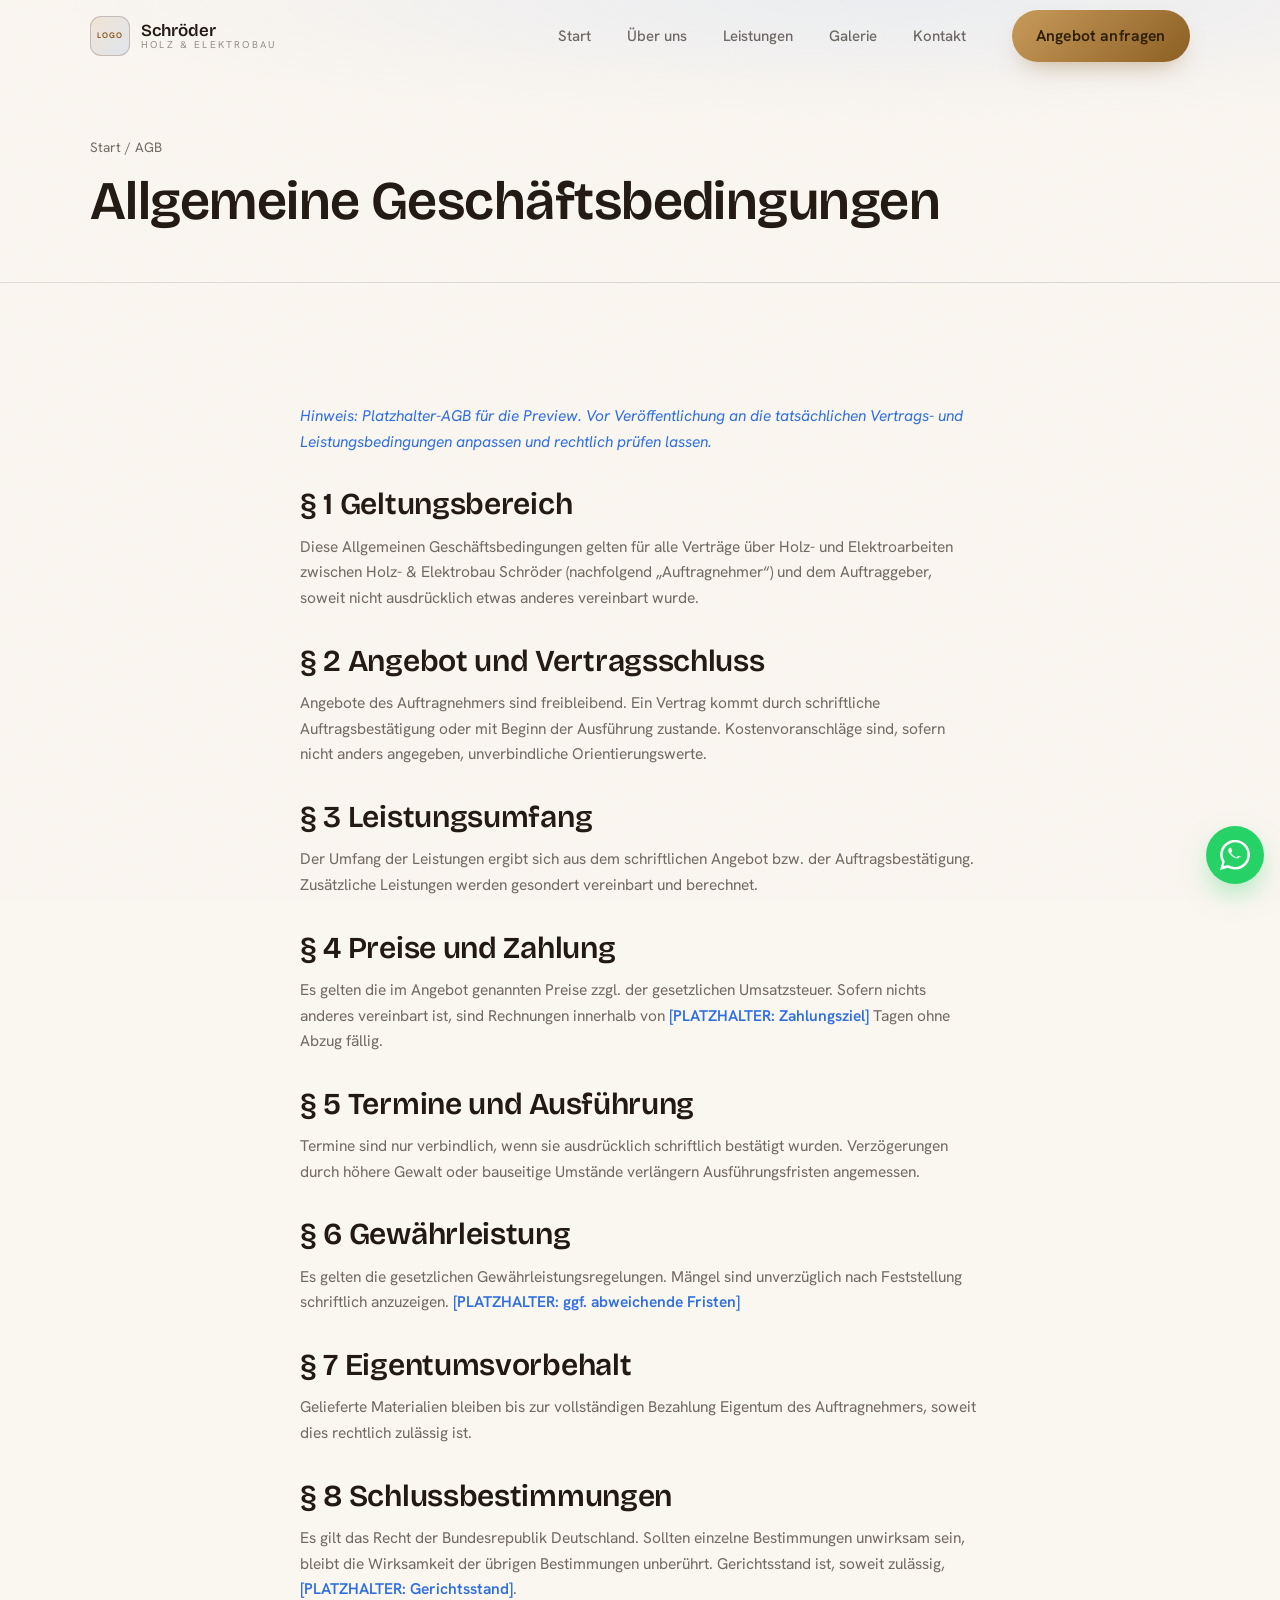
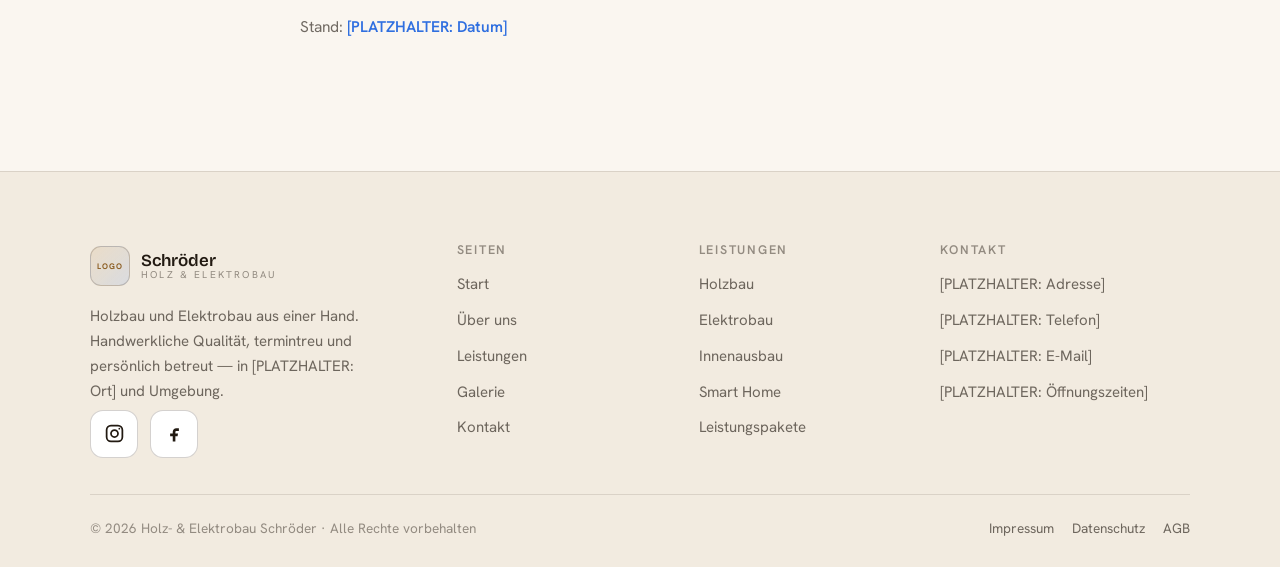
<file: agb.html>
<!DOCTYPE html>
<html lang="de">
<head>
  <meta charset="UTF-8" />
  <meta name="viewport" content="width=device-width, initial-scale=1, viewport-fit=cover" />
  <meta name="theme-color" content="#faf6f0" />
  <title>AGB — Holz- & Elektrobau Schröder</title>
  <meta name="description" content="Allgemeine Geschäftsbedingungen von Holz- & Elektrobau Schröder." />
  <link rel="preconnect" href="https://fonts.googleapis.com" />
  <link rel="preconnect" href="https://fonts.gstatic.com" crossorigin />
  <link href="https://fonts.googleapis.com/css2?family=Bricolage+Grotesque:opsz,wght@12..96,400..800&family=Hanken+Grotesk:wght@400..700&display=swap" rel="stylesheet" />
  <link rel="stylesheet" href="css/style.css?v=2" />
</head>
<body>

  <header class="site-header">
    <div class="container nav">
      <a class="logo" href="index.html" aria-label="Holz- & Elektrobau Schröder — Startseite">
        <span class="logo-mark"><span>LOGO</span></span>
        <span class="logo-text"><b>Schröder</b><small>Holz &amp; Elektrobau</small></span>
      </a>
      <nav class="nav-links" aria-label="Hauptnavigation">
        <a href="index.html">Start</a>
        <a href="ueber-uns.html">Über uns</a>
        <a href="leistungen.html">Leistungen</a>
        <a href="galerie.html">Galerie</a>
        <a href="kontakt.html">Kontakt</a>
      </nav>
      <a class="btn btn-primary nav-cta" href="kontakt.html">Angebot anfragen</a>
      <button class="nav-toggle" aria-label="Menü öffnen" aria-expanded="false" aria-controls="mobileMenu">
        <span></span><span></span><span></span>
      </button>
    </div>
  </header>

  <div class="mobile-menu" id="mobileMenu">
    <a class="m-link" href="index.html">Start <span>01</span></a>
    <a class="m-link" href="ueber-uns.html">Über uns <span>02</span></a>
    <a class="m-link" href="leistungen.html">Leistungen <span>03</span></a>
    <a class="m-link" href="galerie.html">Galerie <span>04</span></a>
    <a class="m-link" href="kontakt.html">Kontakt <span>05</span></a>
    <a class="btn btn-primary btn-block m-cta" href="kontakt.html">Angebot anfragen</a>
    <div class="m-meta">Mo–Fr 07:00–17:00 Uhr · <a href="tel:+490000000000">Jetzt anrufen</a></div>
  </div>

  <main>
    <section class="page-hero">
      <div class="container">
        <p class="crumb"><a href="index.html">Start</a> / AGB</p>
        <h1>Allgemeine Geschäfts&shy;bedingungen</h1>
      </div>
    </section>

    <section class="section">
      <div class="container prose">
        <p><em style="color:var(--volt)">Hinweis: Platzhalter-AGB für die Preview. Vor Veröffentlichung an die tatsächlichen Vertrags- und Leistungsbedingungen anpassen und rechtlich prüfen lassen.</em></p>

        <h2>§ 1 Geltungsbereich</h2>
        <p>Diese Allgemeinen Geschäftsbedingungen gelten für alle Verträge über Holz- und Elektroarbeiten zwischen Holz- &amp; Elektrobau Schröder (nachfolgend „Auftragnehmer“) und dem Auftraggeber, soweit nicht ausdrücklich etwas anderes vereinbart wurde.</p>

        <h2>§ 2 Angebot und Vertragsschluss</h2>
        <p>Angebote des Auftragnehmers sind freibleibend. Ein Vertrag kommt durch schriftliche Auftragsbestätigung oder mit Beginn der Ausführung zustande. Kostenvoranschläge sind, sofern nicht anders angegeben, unverbindliche Orientierungswerte.</p>

        <h2>§ 3 Leistungsumfang</h2>
        <p>Der Umfang der Leistungen ergibt sich aus dem schriftlichen Angebot bzw. der Auftragsbestätigung. Zusätzliche Leistungen werden gesondert vereinbart und berechnet.</p>

        <h2>§ 4 Preise und Zahlung</h2>
        <p>Es gelten die im Angebot genannten Preise zzgl. der gesetzlichen Umsatzsteuer. Sofern nichts anderes vereinbart ist, sind Rechnungen innerhalb von <span class="placeholder">[PLATZHALTER: Zahlungsziel]</span> Tagen ohne Abzug fällig.</p>

        <h2>§ 5 Termine und Ausführung</h2>
        <p>Termine sind nur verbindlich, wenn sie ausdrücklich schriftlich bestätigt wurden. Verzögerungen durch höhere Gewalt oder bauseitige Umstände verlängern Ausführungsfristen angemessen.</p>

        <h2>§ 6 Gewährleistung</h2>
        <p>Es gelten die gesetzlichen Gewährleistungsregelungen. Mängel sind unverzüglich nach Feststellung schriftlich anzuzeigen. <span class="placeholder">[PLATZHALTER: ggf. abweichende Fristen]</span></p>

        <h2>§ 7 Eigentumsvorbehalt</h2>
        <p>Gelieferte Materialien bleiben bis zur vollständigen Bezahlung Eigentum des Auftragnehmers, soweit dies rechtlich zulässig ist.</p>

        <h2>§ 8 Schlussbestimmungen</h2>
        <p>Es gilt das Recht der Bundesrepublik Deutschland. Sollten einzelne Bestimmungen unwirksam sein, bleibt die Wirksamkeit der übrigen Bestimmungen unberührt. Gerichtsstand ist, soweit zulässig, <span class="placeholder">[PLATZHALTER: Gerichtsstand]</span>.</p>

        <p>Stand: <span class="placeholder">[PLATZHALTER: Datum]</span></p>
      </div>
    </section>
  </main>

  <footer class="site-footer">
    <div class="container">
      <div class="footer-grid">
        <div class="footer-brand">
          <a class="logo" href="index.html" aria-label="Holz- & Elektrobau Schröder — Startseite">
            <span class="logo-mark"><span>LOGO</span></span>
            <span class="logo-text"><b>Schröder</b><small>Holz &amp; Elektrobau</small></span>
          </a>
          <p>Holzbau und Elektrobau aus einer Hand. Handwerkliche Qualität, termintreu und persönlich betreut — in [PLATZHALTER: Ort] und Umgebung.</p>
          <div class="socials">
            <a class="social" href="#" aria-label="Instagram" title="[PLATZHALTER: Instagram URL]"><svg viewBox="0 0 24 24" fill="none" stroke="currentColor" stroke-width="2"><rect x="3" y="3" width="18" height="18" rx="5"/><circle cx="12" cy="12" r="4"/><circle cx="17.5" cy="6.5" r="1" fill="currentColor" stroke="none"/></svg></a>
            <a class="social" href="#" aria-label="Facebook" title="[PLATZHALTER: Facebook URL]"><svg viewBox="0 0 24 24" fill="currentColor"><path d="M14 9h3V6h-3c-2.2 0-4 1.8-4 4v2H7v3h3v6h3v-6h2.5l.5-3H13v-2c0-.6.4-1 1-1z"/></svg></a>
          </div>
        </div>
        <div class="footer-col"><h4>Seiten</h4><ul><li><a href="index.html">Start</a></li><li><a href="ueber-uns.html">Über uns</a></li><li><a href="leistungen.html">Leistungen</a></li><li><a href="galerie.html">Galerie</a></li><li><a href="kontakt.html">Kontakt</a></li></ul></div>
        <div class="footer-col"><h4>Leistungen</h4><ul><li><a href="leistungen.html">Holzbau</a></li><li><a href="leistungen.html">Elektrobau</a></li><li><a href="leistungen.html">Innenausbau</a></li><li><a href="leistungen.html">Smart Home</a></li><li><a href="leistungen.html">Leistungspakete</a></li></ul></div>
        <div class="footer-col"><h4>Kontakt</h4><ul><li>[PLATZHALTER: Adresse]</li><li><a href="tel:+490000000000">[PLATZHALTER: Telefon]</a></li><li><a href="mailto:info@example.de">[PLATZHALTER: E-Mail]</a></li><li>[PLATZHALTER: Öffnungszeiten]</li></ul></div>
      </div>
      <div class="footer-bottom">
        <span>© <span data-year>2026</span> Holz- &amp; Elektrobau Schröder · Alle Rechte vorbehalten</span>
        <nav class="footer-legal" aria-label="Rechtliches"><a href="impressum.html">Impressum</a><a href="datenschutz.html">Datenschutz</a><a href="agb.html">AGB</a></nav>
      </div>
    </div>
  </footer>

  <a class="wa-float" href="https://wa.me/490000000000" target="_blank" rel="noopener" aria-label="WhatsApp Chat öffnen — [PLATZHALTER: WhatsApp]">
    <svg viewBox="0 0 24 24" fill="currentColor"><path d="M.06 24l1.7-6.2a11.9 11.9 0 1 1 4.5 4.4L.06 24zM6.6 20l.37.22a9.9 9.9 0 1 0-3.4-3.4l.24.38-1 3.65 3.8-.85zM17.4 14.3c-.15-.25-.55-.4-1.15-.7s-1.34-.66-1.55-.74c-.2-.07-.36-.1-.5.12-.16.25-.6.74-.73.9-.13.15-.27.17-.5.06a8.1 8.1 0 0 1-2.4-1.48 9 9 0 0 1-1.66-2.06c-.17-.3 0-.45.13-.6.11-.12.25-.3.37-.46.13-.15.17-.26.26-.43.08-.18.04-.33-.02-.46-.06-.12-.5-1.32-.72-1.8-.18-.45-.37-.4-.5-.4l-.43-.01a.83.83 0 0 0-.6.27 2.5 2.5 0 0 0-.78 1.86c0 1.1.8 2.16.92 2.31.11.15 1.57 2.4 3.8 3.36.53.23.95.37 1.27.47.53.17 1.02.15 1.4.09.43-.06 1.34-.55 1.53-1.08.18-.53.18-.98.13-1.08z"/></svg>
  </a>

  <script src="js/main.js?v=2"></script>
</body>
</html>
</file>
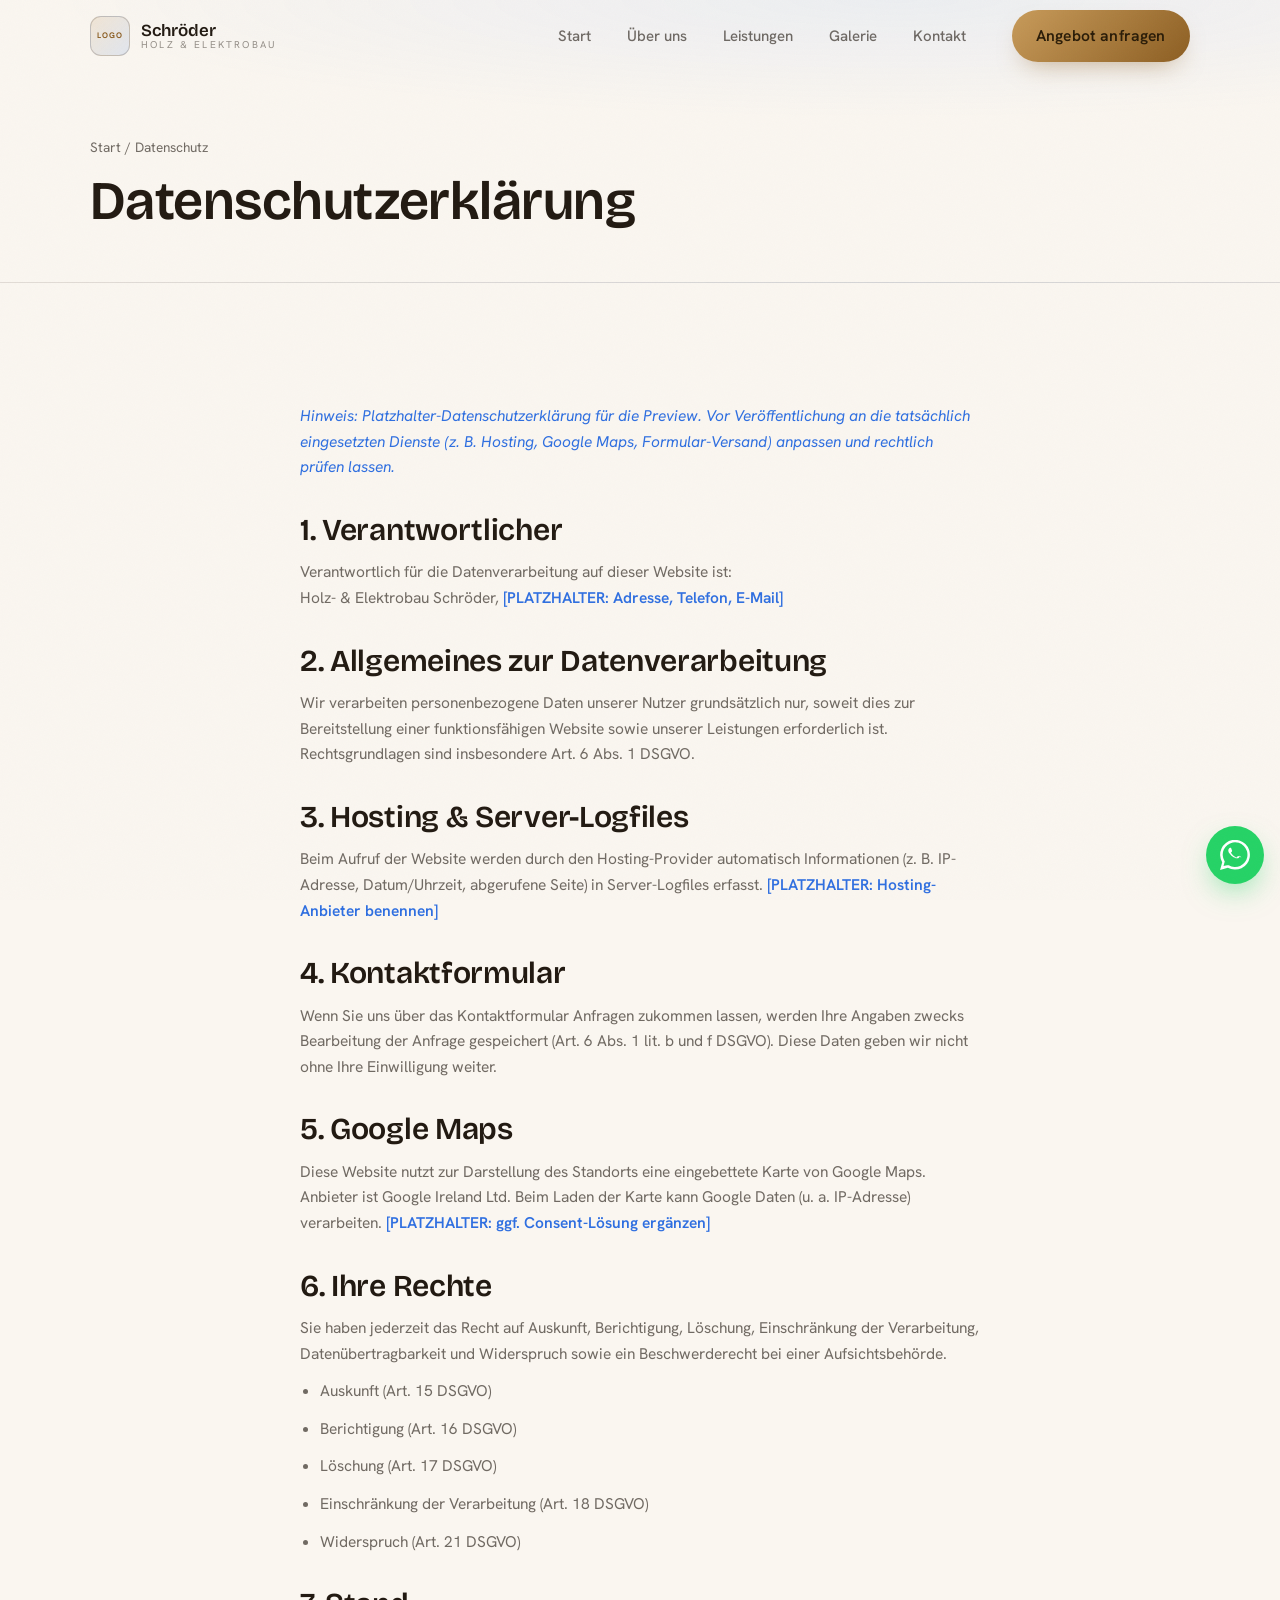
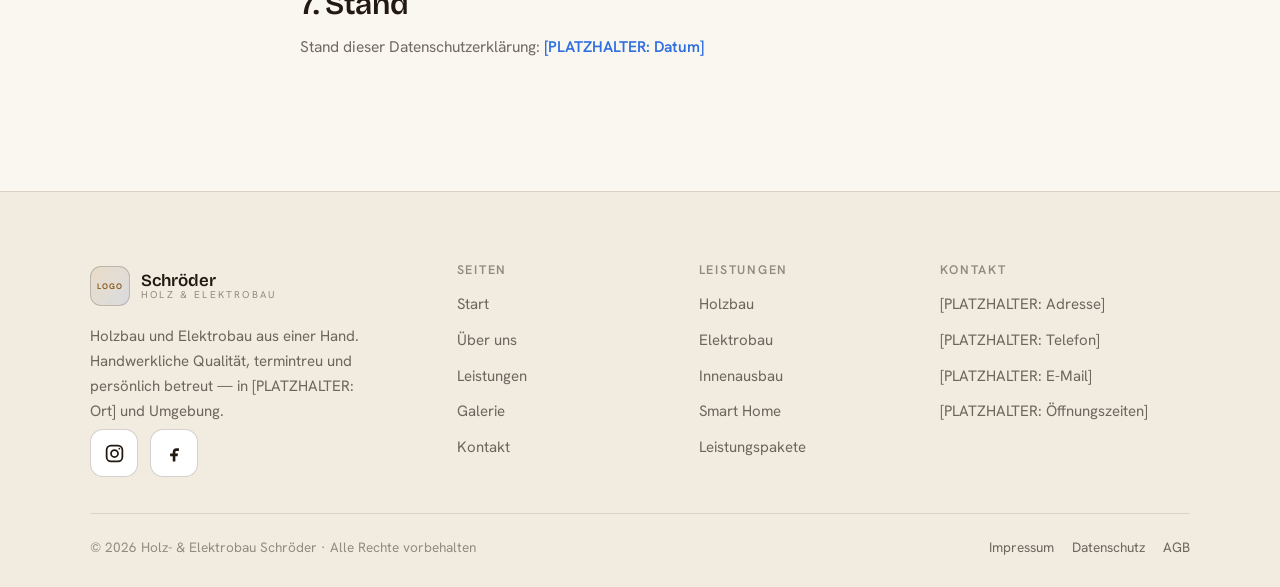
<file: datenschutz.html>
<!DOCTYPE html>
<html lang="de">
<head>
  <meta charset="UTF-8" />
  <meta name="viewport" content="width=device-width, initial-scale=1, viewport-fit=cover" />
  <meta name="theme-color" content="#faf6f0" />
  <title>Datenschutz — Holz- & Elektrobau Schröder</title>
  <meta name="description" content="Datenschutzerklärung von Holz- & Elektrobau Schröder gemäß DSGVO." />
  <link rel="preconnect" href="https://fonts.googleapis.com" />
  <link rel="preconnect" href="https://fonts.gstatic.com" crossorigin />
  <link href="https://fonts.googleapis.com/css2?family=Bricolage+Grotesque:opsz,wght@12..96,400..800&family=Hanken+Grotesk:wght@400..700&display=swap" rel="stylesheet" />
  <link rel="stylesheet" href="css/style.css?v=2" />
</head>
<body>

  <header class="site-header">
    <div class="container nav">
      <a class="logo" href="index.html" aria-label="Holz- & Elektrobau Schröder — Startseite">
        <span class="logo-mark"><span>LOGO</span></span>
        <span class="logo-text"><b>Schröder</b><small>Holz &amp; Elektrobau</small></span>
      </a>
      <nav class="nav-links" aria-label="Hauptnavigation">
        <a href="index.html">Start</a>
        <a href="ueber-uns.html">Über uns</a>
        <a href="leistungen.html">Leistungen</a>
        <a href="galerie.html">Galerie</a>
        <a href="kontakt.html">Kontakt</a>
      </nav>
      <a class="btn btn-primary nav-cta" href="kontakt.html">Angebot anfragen</a>
      <button class="nav-toggle" aria-label="Menü öffnen" aria-expanded="false" aria-controls="mobileMenu">
        <span></span><span></span><span></span>
      </button>
    </div>
  </header>

  <div class="mobile-menu" id="mobileMenu">
    <a class="m-link" href="index.html">Start <span>01</span></a>
    <a class="m-link" href="ueber-uns.html">Über uns <span>02</span></a>
    <a class="m-link" href="leistungen.html">Leistungen <span>03</span></a>
    <a class="m-link" href="galerie.html">Galerie <span>04</span></a>
    <a class="m-link" href="kontakt.html">Kontakt <span>05</span></a>
    <a class="btn btn-primary btn-block m-cta" href="kontakt.html">Angebot anfragen</a>
    <div class="m-meta">Mo–Fr 07:00–17:00 Uhr · <a href="tel:+490000000000">Jetzt anrufen</a></div>
  </div>

  <main>
    <section class="page-hero">
      <div class="container">
        <p class="crumb"><a href="index.html">Start</a> / Datenschutz</p>
        <h1>Datenschutz&shy;erklärung</h1>
      </div>
    </section>

    <section class="section">
      <div class="container prose">
        <p><em style="color:var(--volt)">Hinweis: Platzhalter-Datenschutzerklärung für die Preview. Vor Veröffentlichung an die tatsächlich eingesetzten Dienste (z. B. Hosting, Google Maps, Formular-Versand) anpassen und rechtlich prüfen lassen.</em></p>

        <h2>1. Verantwortlicher</h2>
        <p>Verantwortlich für die Datenverarbeitung auf dieser Website ist:<br />
          Holz- &amp; Elektrobau Schröder, <span class="placeholder">[PLATZHALTER: Adresse, Telefon, E-Mail]</span></p>

        <h2>2. Allgemeines zur Datenverarbeitung</h2>
        <p>Wir verarbeiten personenbezogene Daten unserer Nutzer grundsätzlich nur, soweit dies zur Bereitstellung einer funktionsfähigen Website sowie unserer Leistungen erforderlich ist. Rechtsgrundlagen sind insbesondere Art. 6 Abs. 1 DSGVO.</p>

        <h2>3. Hosting &amp; Server-Logfiles</h2>
        <p>Beim Aufruf der Website werden durch den Hosting-Provider automatisch Informationen (z. B. IP-Adresse, Datum/Uhrzeit, abgerufene Seite) in Server-Logfiles erfasst. <span class="placeholder">[PLATZHALTER: Hosting-Anbieter benennen]</span></p>

        <h2>4. Kontaktformular</h2>
        <p>Wenn Sie uns über das Kontaktformular Anfragen zukommen lassen, werden Ihre Angaben zwecks Bearbeitung der Anfrage gespeichert (Art. 6 Abs. 1 lit. b und f DSGVO). Diese Daten geben wir nicht ohne Ihre Einwilligung weiter.</p>

        <h2>5. Google Maps</h2>
        <p>Diese Website nutzt zur Darstellung des Standorts eine eingebettete Karte von Google Maps. Anbieter ist Google Ireland Ltd. Beim Laden der Karte kann Google Daten (u. a. IP-Adresse) verarbeiten. <span class="placeholder">[PLATZHALTER: ggf. Consent-Lösung ergänzen]</span></p>

        <h2>6. Ihre Rechte</h2>
        <p>Sie haben jederzeit das Recht auf Auskunft, Berichtigung, Löschung, Einschränkung der Verarbeitung, Datenübertragbarkeit und Widerspruch sowie ein Beschwerderecht bei einer Aufsichtsbehörde.</p>
        <ul>
          <li>Auskunft (Art. 15 DSGVO)</li>
          <li>Berichtigung (Art. 16 DSGVO)</li>
          <li>Löschung (Art. 17 DSGVO)</li>
          <li>Einschränkung der Verarbeitung (Art. 18 DSGVO)</li>
          <li>Widerspruch (Art. 21 DSGVO)</li>
        </ul>

        <h2>7. Stand</h2>
        <p>Stand dieser Datenschutzerklärung: <span class="placeholder">[PLATZHALTER: Datum]</span></p>
      </div>
    </section>
  </main>

  <footer class="site-footer">
    <div class="container">
      <div class="footer-grid">
        <div class="footer-brand">
          <a class="logo" href="index.html" aria-label="Holz- & Elektrobau Schröder — Startseite">
            <span class="logo-mark"><span>LOGO</span></span>
            <span class="logo-text"><b>Schröder</b><small>Holz &amp; Elektrobau</small></span>
          </a>
          <p>Holzbau und Elektrobau aus einer Hand. Handwerkliche Qualität, termintreu und persönlich betreut — in [PLATZHALTER: Ort] und Umgebung.</p>
          <div class="socials">
            <a class="social" href="#" aria-label="Instagram" title="[PLATZHALTER: Instagram URL]"><svg viewBox="0 0 24 24" fill="none" stroke="currentColor" stroke-width="2"><rect x="3" y="3" width="18" height="18" rx="5"/><circle cx="12" cy="12" r="4"/><circle cx="17.5" cy="6.5" r="1" fill="currentColor" stroke="none"/></svg></a>
            <a class="social" href="#" aria-label="Facebook" title="[PLATZHALTER: Facebook URL]"><svg viewBox="0 0 24 24" fill="currentColor"><path d="M14 9h3V6h-3c-2.2 0-4 1.8-4 4v2H7v3h3v6h3v-6h2.5l.5-3H13v-2c0-.6.4-1 1-1z"/></svg></a>
          </div>
        </div>
        <div class="footer-col"><h4>Seiten</h4><ul><li><a href="index.html">Start</a></li><li><a href="ueber-uns.html">Über uns</a></li><li><a href="leistungen.html">Leistungen</a></li><li><a href="galerie.html">Galerie</a></li><li><a href="kontakt.html">Kontakt</a></li></ul></div>
        <div class="footer-col"><h4>Leistungen</h4><ul><li><a href="leistungen.html">Holzbau</a></li><li><a href="leistungen.html">Elektrobau</a></li><li><a href="leistungen.html">Innenausbau</a></li><li><a href="leistungen.html">Smart Home</a></li><li><a href="leistungen.html">Leistungspakete</a></li></ul></div>
        <div class="footer-col"><h4>Kontakt</h4><ul><li>[PLATZHALTER: Adresse]</li><li><a href="tel:+490000000000">[PLATZHALTER: Telefon]</a></li><li><a href="mailto:info@example.de">[PLATZHALTER: E-Mail]</a></li><li>[PLATZHALTER: Öffnungszeiten]</li></ul></div>
      </div>
      <div class="footer-bottom">
        <span>© <span data-year>2026</span> Holz- &amp; Elektrobau Schröder · Alle Rechte vorbehalten</span>
        <nav class="footer-legal" aria-label="Rechtliches"><a href="impressum.html">Impressum</a><a href="datenschutz.html">Datenschutz</a><a href="agb.html">AGB</a></nav>
      </div>
    </div>
  </footer>

  <a class="wa-float" href="https://wa.me/490000000000" target="_blank" rel="noopener" aria-label="WhatsApp Chat öffnen — [PLATZHALTER: WhatsApp]">
    <svg viewBox="0 0 24 24" fill="currentColor"><path d="M.06 24l1.7-6.2a11.9 11.9 0 1 1 4.5 4.4L.06 24zM6.6 20l.37.22a9.9 9.9 0 1 0-3.4-3.4l.24.38-1 3.65 3.8-.85zM17.4 14.3c-.15-.25-.55-.4-1.15-.7s-1.34-.66-1.55-.74c-.2-.07-.36-.1-.5.12-.16.25-.6.74-.73.9-.13.15-.27.17-.5.06a8.1 8.1 0 0 1-2.4-1.48 9 9 0 0 1-1.66-2.06c-.17-.3 0-.45.13-.6.11-.12.25-.3.37-.46.13-.15.17-.26.26-.43.08-.18.04-.33-.02-.46-.06-.12-.5-1.32-.72-1.8-.18-.45-.37-.4-.5-.4l-.43-.01a.83.83 0 0 0-.6.27 2.5 2.5 0 0 0-.78 1.86c0 1.1.8 2.16.92 2.31.11.15 1.57 2.4 3.8 3.36.53.23.95.37 1.27.47.53.17 1.02.15 1.4.09.43-.06 1.34-.55 1.53-1.08.18-.53.18-.98.13-1.08z"/></svg>
  </a>

  <script src="js/main.js?v=2"></script>
</body>
</html>
</file>
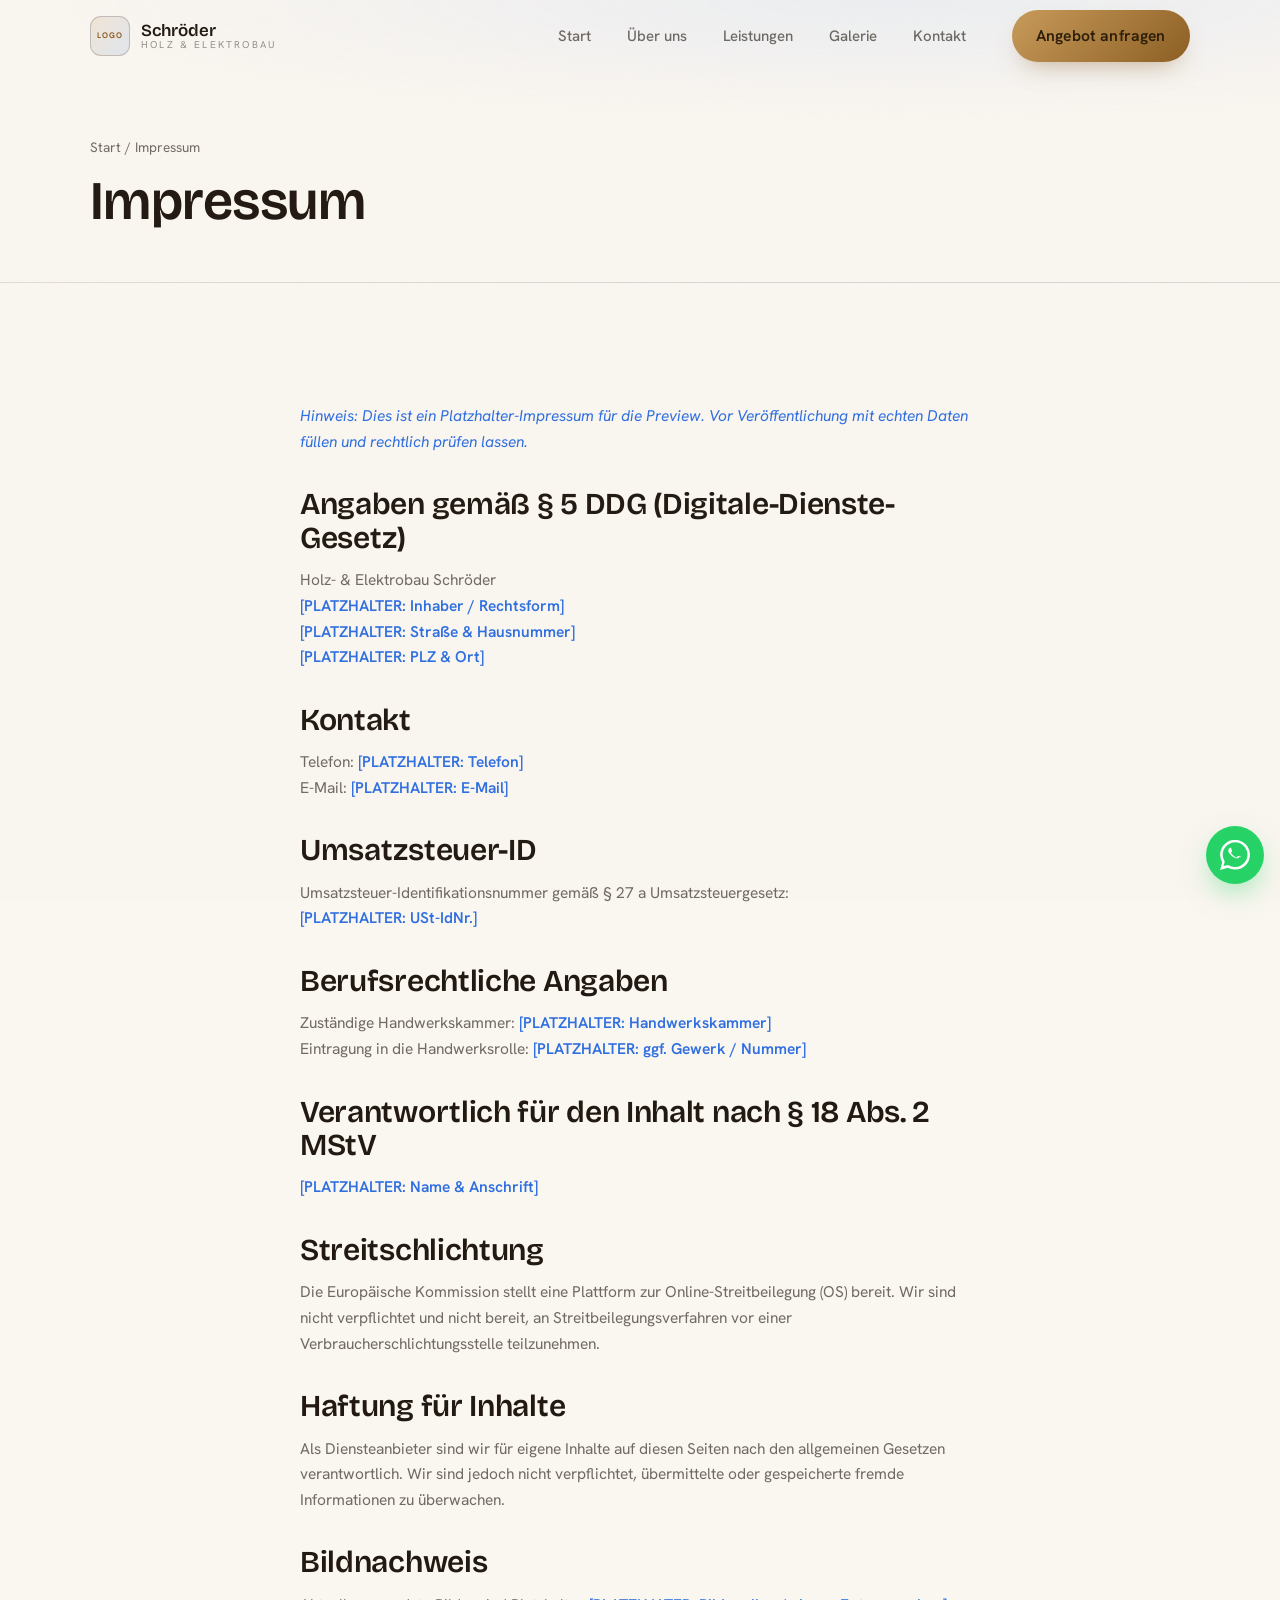
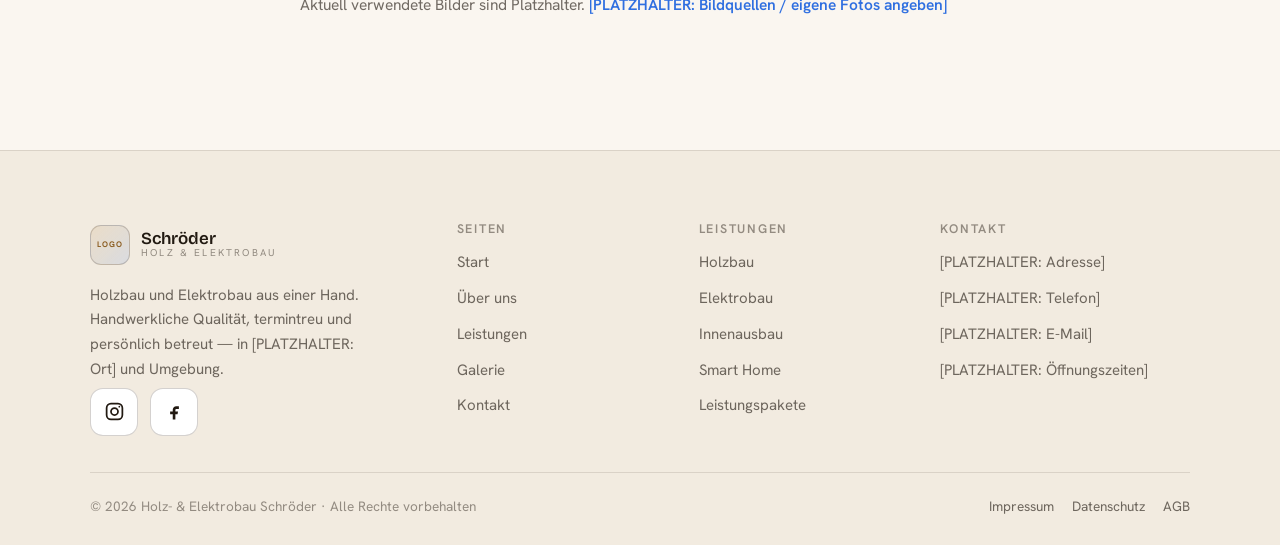
<file: impressum.html>
<!DOCTYPE html>
<html lang="de">
<head>
  <meta charset="UTF-8" />
  <meta name="viewport" content="width=device-width, initial-scale=1, viewport-fit=cover" />
  <meta name="theme-color" content="#faf6f0" />
  <title>Impressum — Holz- & Elektrobau Schröder</title>
  <meta name="description" content="Impressum und Anbieterkennzeichnung von Holz- & Elektrobau Schröder." />
  <link rel="preconnect" href="https://fonts.googleapis.com" />
  <link rel="preconnect" href="https://fonts.gstatic.com" crossorigin />
  <link href="https://fonts.googleapis.com/css2?family=Bricolage+Grotesque:opsz,wght@12..96,400..800&family=Hanken+Grotesk:wght@400..700&display=swap" rel="stylesheet" />
  <link rel="stylesheet" href="css/style.css?v=2" />
</head>
<body>

  <header class="site-header">
    <div class="container nav">
      <a class="logo" href="index.html" aria-label="Holz- & Elektrobau Schröder — Startseite">
        <span class="logo-mark"><span>LOGO</span></span>
        <span class="logo-text"><b>Schröder</b><small>Holz &amp; Elektrobau</small></span>
      </a>
      <nav class="nav-links" aria-label="Hauptnavigation">
        <a href="index.html">Start</a>
        <a href="ueber-uns.html">Über uns</a>
        <a href="leistungen.html">Leistungen</a>
        <a href="galerie.html">Galerie</a>
        <a href="kontakt.html">Kontakt</a>
      </nav>
      <a class="btn btn-primary nav-cta" href="kontakt.html">Angebot anfragen</a>
      <button class="nav-toggle" aria-label="Menü öffnen" aria-expanded="false" aria-controls="mobileMenu">
        <span></span><span></span><span></span>
      </button>
    </div>
  </header>

  <div class="mobile-menu" id="mobileMenu">
    <a class="m-link" href="index.html">Start <span>01</span></a>
    <a class="m-link" href="ueber-uns.html">Über uns <span>02</span></a>
    <a class="m-link" href="leistungen.html">Leistungen <span>03</span></a>
    <a class="m-link" href="galerie.html">Galerie <span>04</span></a>
    <a class="m-link" href="kontakt.html">Kontakt <span>05</span></a>
    <a class="btn btn-primary btn-block m-cta" href="kontakt.html">Angebot anfragen</a>
    <div class="m-meta">Mo–Fr 07:00–17:00 Uhr · <a href="tel:+490000000000">Jetzt anrufen</a></div>
  </div>

  <main>
    <section class="page-hero">
      <div class="container">
        <p class="crumb"><a href="index.html">Start</a> / Impressum</p>
        <h1>Impressum</h1>
      </div>
    </section>

    <section class="section">
      <div class="container prose">
        <p><em style="color:var(--volt)">Hinweis: Dies ist ein Platzhalter-Impressum für die Preview. Vor Veröffentlichung mit echten Daten füllen und rechtlich prüfen lassen.</em></p>

        <h2>Angaben gemäß § 5 DDG (Digitale-Dienste-Gesetz)</h2>
        <p>
          Holz- &amp; Elektrobau Schröder<br />
          <span class="placeholder">[PLATZHALTER: Inhaber / Rechtsform]</span><br />
          <span class="placeholder">[PLATZHALTER: Straße &amp; Hausnummer]</span><br />
          <span class="placeholder">[PLATZHALTER: PLZ &amp; Ort]</span>
        </p>

        <h2>Kontakt</h2>
        <p>
          Telefon: <span class="placeholder">[PLATZHALTER: Telefon]</span><br />
          E-Mail: <span class="placeholder">[PLATZHALTER: E-Mail]</span>
        </p>

        <h2>Umsatzsteuer-ID</h2>
        <p>Umsatzsteuer-Identifikationsnummer gemäß § 27 a Umsatzsteuergesetz:<br />
          <span class="placeholder">[PLATZHALTER: USt-IdNr.]</span></p>

        <h2>Berufsrechtliche Angaben</h2>
        <p>
          Zuständige Handwerkskammer: <span class="placeholder">[PLATZHALTER: Handwerkskammer]</span><br />
          Eintragung in die Handwerksrolle: <span class="placeholder">[PLATZHALTER: ggf. Gewerk / Nummer]</span>
        </p>

        <h2>Verantwortlich für den Inhalt nach § 18 Abs. 2 MStV</h2>
        <p><span class="placeholder">[PLATZHALTER: Name &amp; Anschrift]</span></p>

        <h2>Streitschlichtung</h2>
        <p>Die Europäische Kommission stellt eine Plattform zur Online-Streitbeilegung (OS) bereit. Wir sind nicht verpflichtet und nicht bereit, an Streitbeilegungsverfahren vor einer Verbraucherschlichtungsstelle teilzunehmen.</p>

        <h2>Haftung für Inhalte</h2>
        <p>Als Diensteanbieter sind wir für eigene Inhalte auf diesen Seiten nach den allgemeinen Gesetzen verantwortlich. Wir sind jedoch nicht verpflichtet, übermittelte oder gespeicherte fremde Informationen zu überwachen.</p>

        <h2>Bildnachweis</h2>
        <p>Aktuell verwendete Bilder sind Platzhalter. <span class="placeholder">[PLATZHALTER: Bildquellen / eigene Fotos angeben]</span></p>
      </div>
    </section>
  </main>

  <footer class="site-footer">
    <div class="container">
      <div class="footer-grid">
        <div class="footer-brand">
          <a class="logo" href="index.html" aria-label="Holz- & Elektrobau Schröder — Startseite">
            <span class="logo-mark"><span>LOGO</span></span>
            <span class="logo-text"><b>Schröder</b><small>Holz &amp; Elektrobau</small></span>
          </a>
          <p>Holzbau und Elektrobau aus einer Hand. Handwerkliche Qualität, termintreu und persönlich betreut — in [PLATZHALTER: Ort] und Umgebung.</p>
          <div class="socials">
            <a class="social" href="#" aria-label="Instagram" title="[PLATZHALTER: Instagram URL]"><svg viewBox="0 0 24 24" fill="none" stroke="currentColor" stroke-width="2"><rect x="3" y="3" width="18" height="18" rx="5"/><circle cx="12" cy="12" r="4"/><circle cx="17.5" cy="6.5" r="1" fill="currentColor" stroke="none"/></svg></a>
            <a class="social" href="#" aria-label="Facebook" title="[PLATZHALTER: Facebook URL]"><svg viewBox="0 0 24 24" fill="currentColor"><path d="M14 9h3V6h-3c-2.2 0-4 1.8-4 4v2H7v3h3v6h3v-6h2.5l.5-3H13v-2c0-.6.4-1 1-1z"/></svg></a>
          </div>
        </div>
        <div class="footer-col"><h4>Seiten</h4><ul><li><a href="index.html">Start</a></li><li><a href="ueber-uns.html">Über uns</a></li><li><a href="leistungen.html">Leistungen</a></li><li><a href="galerie.html">Galerie</a></li><li><a href="kontakt.html">Kontakt</a></li></ul></div>
        <div class="footer-col"><h4>Leistungen</h4><ul><li><a href="leistungen.html">Holzbau</a></li><li><a href="leistungen.html">Elektrobau</a></li><li><a href="leistungen.html">Innenausbau</a></li><li><a href="leistungen.html">Smart Home</a></li><li><a href="leistungen.html">Leistungspakete</a></li></ul></div>
        <div class="footer-col"><h4>Kontakt</h4><ul><li>[PLATZHALTER: Adresse]</li><li><a href="tel:+490000000000">[PLATZHALTER: Telefon]</a></li><li><a href="mailto:info@example.de">[PLATZHALTER: E-Mail]</a></li><li>[PLATZHALTER: Öffnungszeiten]</li></ul></div>
      </div>
      <div class="footer-bottom">
        <span>© <span data-year>2026</span> Holz- &amp; Elektrobau Schröder · Alle Rechte vorbehalten</span>
        <nav class="footer-legal" aria-label="Rechtliches"><a href="impressum.html">Impressum</a><a href="datenschutz.html">Datenschutz</a><a href="agb.html">AGB</a></nav>
      </div>
    </div>
  </footer>

  <a class="wa-float" href="https://wa.me/490000000000" target="_blank" rel="noopener" aria-label="WhatsApp Chat öffnen — [PLATZHALTER: WhatsApp]">
    <svg viewBox="0 0 24 24" fill="currentColor"><path d="M.06 24l1.7-6.2a11.9 11.9 0 1 1 4.5 4.4L.06 24zM6.6 20l.37.22a9.9 9.9 0 1 0-3.4-3.4l.24.38-1 3.65 3.8-.85zM17.4 14.3c-.15-.25-.55-.4-1.15-.7s-1.34-.66-1.55-.74c-.2-.07-.36-.1-.5.12-.16.25-.6.74-.73.9-.13.15-.27.17-.5.06a8.1 8.1 0 0 1-2.4-1.48 9 9 0 0 1-1.66-2.06c-.17-.3 0-.45.13-.6.11-.12.25-.3.37-.46.13-.15.17-.26.26-.43.08-.18.04-.33-.02-.46-.06-.12-.5-1.32-.72-1.8-.18-.45-.37-.4-.5-.4l-.43-.01a.83.83 0 0 0-.6.27 2.5 2.5 0 0 0-.78 1.86c0 1.1.8 2.16.92 2.31.11.15 1.57 2.4 3.8 3.36.53.23.95.37 1.27.47.53.17 1.02.15 1.4.09.43-.06 1.34-.55 1.53-1.08.18-.53.18-.98.13-1.08z"/></svg>
  </a>

  <script src="js/main.js?v=2"></script>
</body>
</html>
</file>
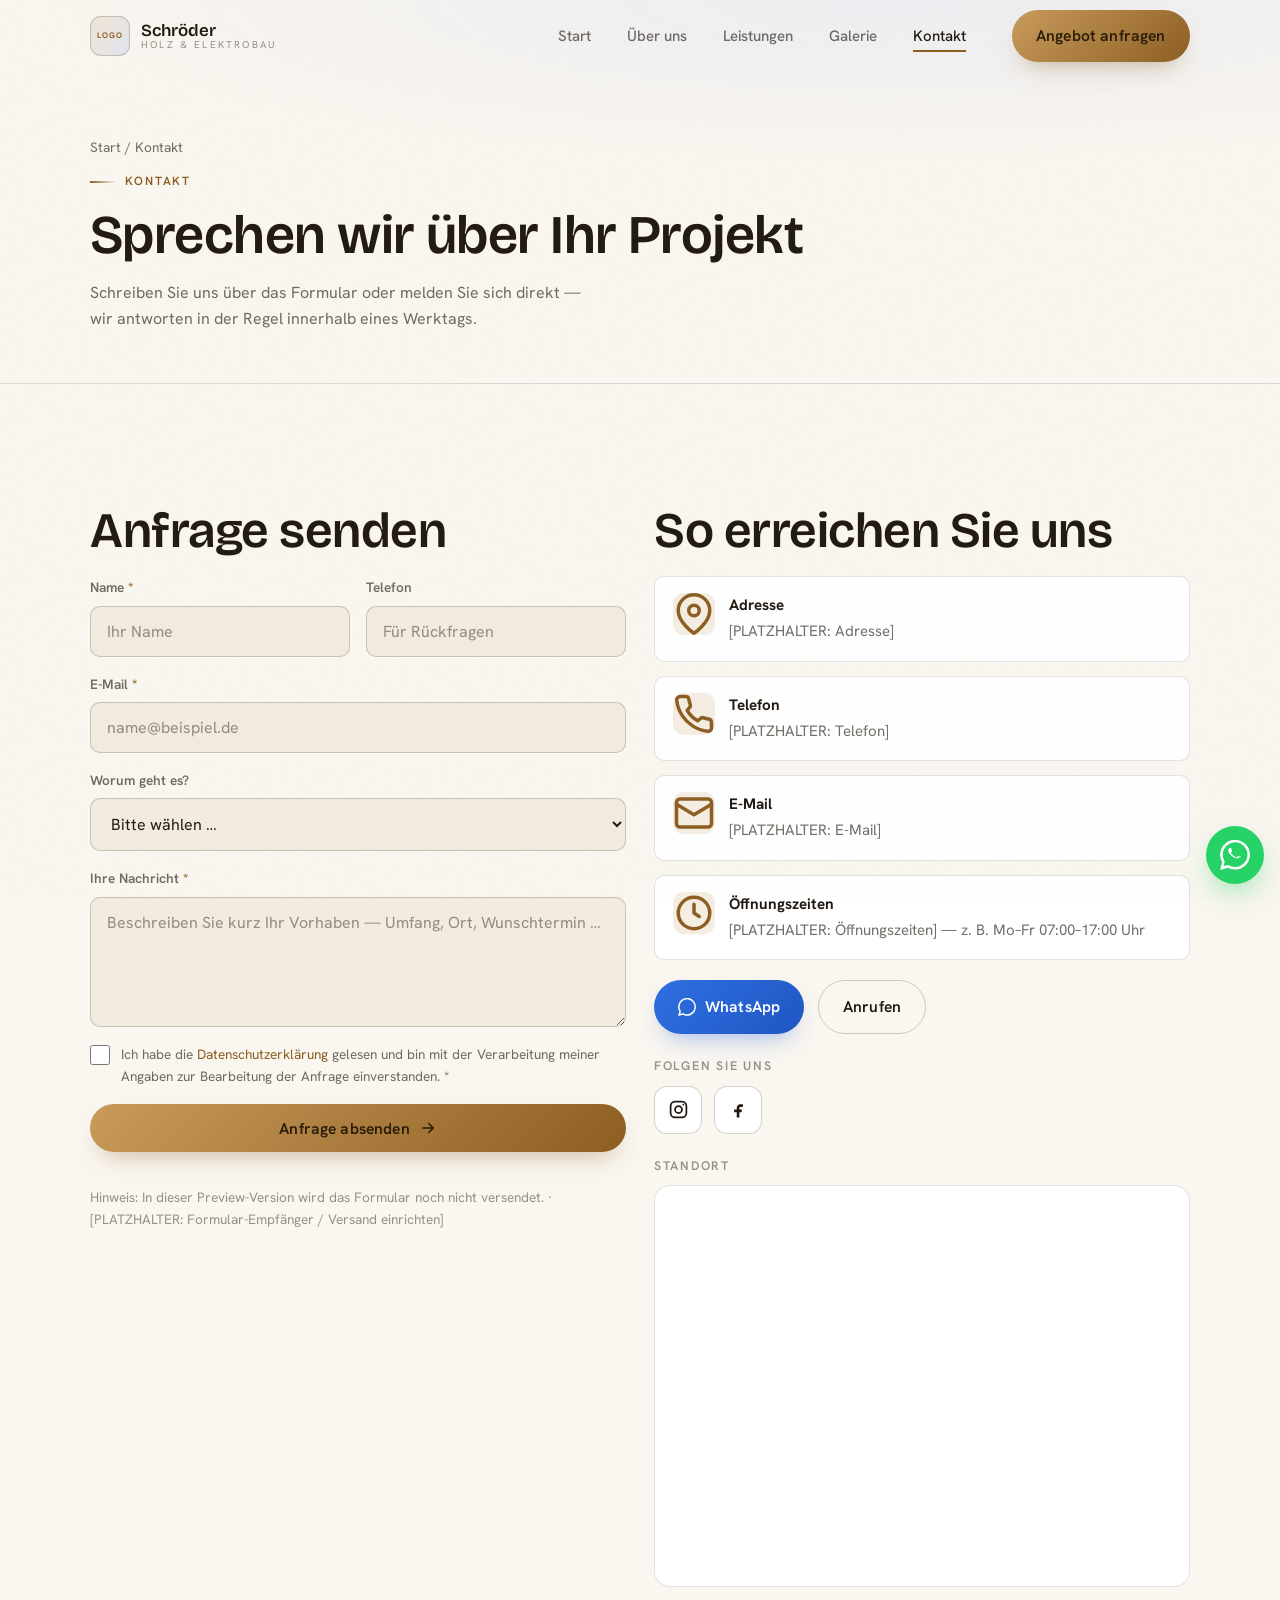
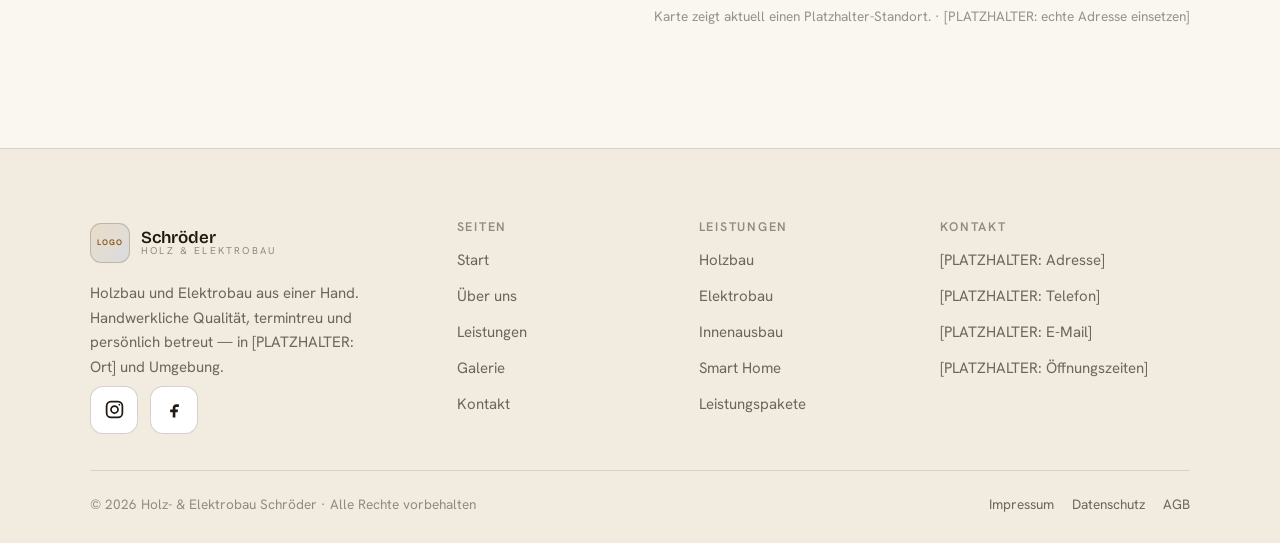
<file: kontakt.html>
<!DOCTYPE html>
<html lang="de">
<head>
  <meta charset="UTF-8" />
  <meta name="viewport" content="width=device-width, initial-scale=1, viewport-fit=cover" />
  <meta name="theme-color" content="#faf6f0" />
  <title>Kontakt — Holz- & Elektrobau Schröder</title>
  <meta name="description" content="Kontakt zu Schröder: Anfrageformular, Adresse, Telefon, E-Mail und Öffnungszeiten. Schreiben Sie uns oder rufen Sie direkt an." />
  <link rel="preconnect" href="https://fonts.googleapis.com" />
  <link rel="preconnect" href="https://fonts.gstatic.com" crossorigin />
  <link href="https://fonts.googleapis.com/css2?family=Bricolage+Grotesque:opsz,wght@12..96,400..800&family=Hanken+Grotesk:wght@400..700&display=swap" rel="stylesheet" />
  <link rel="stylesheet" href="css/style.css?v=2" />
</head>
<body>

  <header class="site-header">
    <div class="container nav">
      <a class="logo" href="index.html" aria-label="Holz- & Elektrobau Schröder — Startseite">
        <span class="logo-mark"><span>LOGO</span></span>
        <span class="logo-text"><b>Schröder</b><small>Holz &amp; Elektrobau</small></span>
      </a>
      <nav class="nav-links" aria-label="Hauptnavigation">
        <a href="index.html">Start</a>
        <a href="ueber-uns.html">Über uns</a>
        <a href="leistungen.html">Leistungen</a>
        <a href="galerie.html">Galerie</a>
        <a href="kontakt.html" aria-current="page">Kontakt</a>
      </nav>
      <a class="btn btn-primary nav-cta" href="kontakt.html">Angebot anfragen</a>
      <button class="nav-toggle" aria-label="Menü öffnen" aria-expanded="false" aria-controls="mobileMenu">
        <span></span><span></span><span></span>
      </button>
    </div>
  </header>

  <div class="mobile-menu" id="mobileMenu">
    <a class="m-link" href="index.html">Start <span>01</span></a>
    <a class="m-link" href="ueber-uns.html">Über uns <span>02</span></a>
    <a class="m-link" href="leistungen.html">Leistungen <span>03</span></a>
    <a class="m-link" href="galerie.html">Galerie <span>04</span></a>
    <a class="m-link" href="kontakt.html" aria-current="page">Kontakt <span>05</span></a>
    <a class="btn btn-primary btn-block m-cta" href="kontakt.html">Angebot anfragen</a>
    <div class="m-meta">Mo–Fr 07:00–17:00 Uhr · <a href="tel:+490000000000">Jetzt anrufen</a></div>
  </div>

  <main>
    <section class="page-hero">
      <div class="container">
        <p class="crumb"><a href="index.html">Start</a> / Kontakt</p>
        <span class="eyebrow" style="margin-top:14px">Kontakt</span>
        <h1>Sprechen wir über Ihr Projekt</h1>
        <p>Schreiben Sie uns über das Formular oder melden Sie sich direkt — wir antworten in der Regel innerhalb eines Werktags.</p>
      </div>
    </section>

    <section class="section">
      <div class="container contact-grid">
        <!-- LEFT: Form -->
        <div class="reveal">
          <h2 style="margin-bottom:18px">Anfrage senden</h2>

          <div class="form-success" role="status">
            ✓ Vielen Dank! Ihre Anfrage ist bei uns eingegangen. Wir melden uns zeitnah bei Ihnen.
          </div>

          <form class="form" data-contact-form novalidate>
            <div class="form-row two">
              <div class="field">
                <label for="name">Name <span class="req">*</span></label>
                <input id="name" name="name" type="text" autocomplete="name" placeholder="Ihr Name" required />
              </div>
              <div class="field">
                <label for="phone">Telefon</label>
                <input id="phone" name="phone" type="tel" inputmode="tel" autocomplete="tel" placeholder="Für Rückfragen" />
              </div>
            </div>

            <div class="field">
              <label for="email">E-Mail <span class="req">*</span></label>
              <input id="email" name="email" type="email" inputmode="email" autocomplete="email" placeholder="name@beispiel.de" required />
            </div>

            <div class="field">
              <label for="topic">Worum geht es?</label>
              <select id="topic" name="topic">
                <option value="">Bitte wählen …</option>
                <option>Holzbau</option>
                <option>Elektrobau</option>
                <option>Holz &amp; Elektro kombiniert</option>
                <option>Sanierung / Modernisierung</option>
                <option>Sonstiges</option>
              </select>
            </div>

            <div class="field">
              <label for="message">Ihre Nachricht <span class="req">*</span></label>
              <textarea id="message" name="message" placeholder="Beschreiben Sie kurz Ihr Vorhaben — Umfang, Ort, Wunschtermin …" required></textarea>
            </div>

            <label class="consent">
              <input type="checkbox" name="consent" required />
              <span>Ich habe die <a href="datenschutz.html" style="color:var(--wood)">Datenschutzerklärung</a> gelesen und bin mit der Verarbeitung meiner Angaben zur Bearbeitung der Anfrage einverstanden. <span class="req">*</span></span>
            </label>

            <button type="submit" class="btn btn-primary btn-block">
              Anfrage absenden
              <svg viewBox="0 0 24 24" fill="none" stroke="currentColor" stroke-width="2.2" stroke-linecap="round" stroke-linejoin="round"><path d="M5 12h14M13 6l6 6-6 6"/></svg>
            </button>
            <p class="note" style="text-align:left">Hinweis: In dieser Preview-Version wird das Formular noch nicht versendet. · [PLATZHALTER: Formular-Empfänger / Versand einrichten]</p>
          </form>
        </div>

        <!-- RIGHT: Info + Map -->
        <div class="reveal" data-delay="1">
          <h2 style="margin-bottom:18px">So erreichen Sie uns</h2>
          <div class="info-list">
            <div class="info">
              <span class="ic"><svg viewBox="0 0 24 24" fill="none" stroke="currentColor" stroke-width="2" stroke-linecap="round" stroke-linejoin="round"><path d="M21 10c0 7-9 13-9 13s-9-6-9-13a9 9 0 0 1 18 0z"/><circle cx="12" cy="10" r="3"/></svg></span>
              <div><b>Adresse</b><span>[PLATZHALTER: Adresse]</span></div>
            </div>
            <div class="info">
              <span class="ic"><svg viewBox="0 0 24 24" fill="none" stroke="currentColor" stroke-width="2" stroke-linecap="round" stroke-linejoin="round"><path d="M22 16.9v3a2 2 0 0 1-2.2 2 19.8 19.8 0 0 1-8.6-3.1 19.5 19.5 0 0 1-6-6 19.8 19.8 0 0 1-3.1-8.7A2 2 0 0 1 4.1 2h3a2 2 0 0 1 2 1.7c.1.9.4 1.8.7 2.7a2 2 0 0 1-.5 2.1L8.1 9.9a16 16 0 0 0 6 6l1.4-1.2a2 2 0 0 1 2.1-.5c.9.3 1.8.6 2.7.7a2 2 0 0 1 1.7 2z"/></svg></span>
              <div><b>Telefon</b><a href="tel:+490000000000">[PLATZHALTER: Telefon]</a></div>
            </div>
            <div class="info">
              <span class="ic"><svg viewBox="0 0 24 24" fill="none" stroke="currentColor" stroke-width="2" stroke-linecap="round" stroke-linejoin="round"><rect x="2" y="4" width="20" height="16" rx="2"/><path d="m2 7 10 6 10-6"/></svg></span>
              <div><b>E-Mail</b><a href="mailto:info@example.de">[PLATZHALTER: E-Mail]</a></div>
            </div>
            <div class="info">
              <span class="ic"><svg viewBox="0 0 24 24" fill="none" stroke="currentColor" stroke-width="2" stroke-linecap="round" stroke-linejoin="round"><circle cx="12" cy="12" r="9"/><path d="M12 7v5l3 2"/></svg></span>
              <div><b>Öffnungszeiten</b><span>[PLATZHALTER: Öffnungszeiten] — z. B. Mo–Fr 07:00–17:00 Uhr</span></div>
            </div>
          </div>

          <!-- Quick contact buttons -->
          <div class="hero-actions" style="margin-top:20px">
            <a class="btn btn-volt" href="https://wa.me/490000000000" target="_blank" rel="noopener">
              <svg viewBox="0 0 24 24" fill="currentColor"><path d="M.06 24l1.7-6.2a11.9 11.9 0 1 1 4.5 4.4L.06 24zM6.6 20l.37.22a9.9 9.9 0 1 0-3.4-3.4l.24.38-1 3.65 3.8-.85z"/></svg>
              WhatsApp
            </a>
            <a class="btn btn-ghost" href="tel:+490000000000">Anrufen</a>
          </div>

          <!-- Social -->
          <h4 style="font-family:var(--font-body);font-size:.78rem;letter-spacing:.14em;text-transform:uppercase;color:var(--muted-2);margin:26px 0 12px">Folgen Sie uns</h4>
          <div class="socials">
            <a class="social" href="#" aria-label="Instagram" title="[PLATZHALTER: Instagram URL]"><svg viewBox="0 0 24 24" fill="none" stroke="currentColor" stroke-width="2"><rect x="3" y="3" width="18" height="18" rx="5"/><circle cx="12" cy="12" r="4"/><circle cx="17.5" cy="6.5" r="1" fill="currentColor" stroke="none"/></svg></a>
            <a class="social" href="#" aria-label="Facebook" title="[PLATZHALTER: Facebook URL]"><svg viewBox="0 0 24 24" fill="currentColor"><path d="M14 9h3V6h-3c-2.2 0-4 1.8-4 4v2H7v3h3v6h3v-6h2.5l.5-3H13v-2c0-.6.4-1 1-1z"/></svg></a>
          </div>

          <!-- Interactive Google Map (zoom- & pan-able) -->
          <h4 style="font-family:var(--font-body);font-size:.78rem;letter-spacing:.14em;text-transform:uppercase;color:var(--muted-2);margin:26px 0 12px">Standort</h4>
          <div class="map-wrap">
            <!-- PLATZHALTER: echte Adresse in der Maps-URL hinterlegen. Karte ist interaktiv (Zoom & Pan). -->
            <iframe
              title="Standort von Holz- & Elektrobau Schröder auf Google Maps"
              src="https://www.google.com/maps?q=Hamburg,Deutschland&z=12&output=embed"
              loading="lazy"
              referrerpolicy="no-referrer-when-downgrade"
              allowfullscreen></iframe>
          </div>
          <p class="note" style="text-align:left">Karte zeigt aktuell einen Platzhalter-Standort. · [PLATZHALTER: echte Adresse einsetzen]</p>
        </div>
      </div>
    </section>
  </main>

  <footer class="site-footer">
    <div class="container">
      <div class="footer-grid">
        <div class="footer-brand">
          <a class="logo" href="index.html" aria-label="Holz- & Elektrobau Schröder — Startseite">
            <span class="logo-mark"><span>LOGO</span></span>
            <span class="logo-text"><b>Schröder</b><small>Holz &amp; Elektrobau</small></span>
          </a>
          <p>Holzbau und Elektrobau aus einer Hand. Handwerkliche Qualität, termintreu und persönlich betreut — in [PLATZHALTER: Ort] und Umgebung.</p>
          <div class="socials">
            <a class="social" href="#" aria-label="Instagram" title="[PLATZHALTER: Instagram URL]"><svg viewBox="0 0 24 24" fill="none" stroke="currentColor" stroke-width="2"><rect x="3" y="3" width="18" height="18" rx="5"/><circle cx="12" cy="12" r="4"/><circle cx="17.5" cy="6.5" r="1" fill="currentColor" stroke="none"/></svg></a>
            <a class="social" href="#" aria-label="Facebook" title="[PLATZHALTER: Facebook URL]"><svg viewBox="0 0 24 24" fill="currentColor"><path d="M14 9h3V6h-3c-2.2 0-4 1.8-4 4v2H7v3h3v6h3v-6h2.5l.5-3H13v-2c0-.6.4-1 1-1z"/></svg></a>
          </div>
        </div>
        <div class="footer-col"><h4>Seiten</h4><ul><li><a href="index.html">Start</a></li><li><a href="ueber-uns.html">Über uns</a></li><li><a href="leistungen.html">Leistungen</a></li><li><a href="galerie.html">Galerie</a></li><li><a href="kontakt.html">Kontakt</a></li></ul></div>
        <div class="footer-col"><h4>Leistungen</h4><ul><li><a href="leistungen.html">Holzbau</a></li><li><a href="leistungen.html">Elektrobau</a></li><li><a href="leistungen.html">Innenausbau</a></li><li><a href="leistungen.html">Smart Home</a></li><li><a href="leistungen.html">Leistungspakete</a></li></ul></div>
        <div class="footer-col"><h4>Kontakt</h4><ul><li>[PLATZHALTER: Adresse]</li><li><a href="tel:+490000000000">[PLATZHALTER: Telefon]</a></li><li><a href="mailto:info@example.de">[PLATZHALTER: E-Mail]</a></li><li>[PLATZHALTER: Öffnungszeiten]</li></ul></div>
      </div>
      <div class="footer-bottom">
        <span>© <span data-year>2026</span> Holz- &amp; Elektrobau Schröder · Alle Rechte vorbehalten</span>
        <nav class="footer-legal" aria-label="Rechtliches"><a href="impressum.html">Impressum</a><a href="datenschutz.html">Datenschutz</a><a href="agb.html">AGB</a></nav>
      </div>
    </div>
  </footer>

  <a class="wa-float" href="https://wa.me/490000000000" target="_blank" rel="noopener" aria-label="WhatsApp Chat öffnen — [PLATZHALTER: WhatsApp]">
    <svg viewBox="0 0 24 24" fill="currentColor"><path d="M.06 24l1.7-6.2a11.9 11.9 0 1 1 4.5 4.4L.06 24zM6.6 20l.37.22a9.9 9.9 0 1 0-3.4-3.4l.24.38-1 3.65 3.8-.85zM17.4 14.3c-.15-.25-.55-.4-1.15-.7s-1.34-.66-1.55-.74c-.2-.07-.36-.1-.5.12-.16.25-.6.74-.73.9-.13.15-.27.17-.5.06a8.1 8.1 0 0 1-2.4-1.48 9 9 0 0 1-1.66-2.06c-.17-.3 0-.45.13-.6.11-.12.25-.3.37-.46.13-.15.17-.26.26-.43.08-.18.04-.33-.02-.46-.06-.12-.5-1.32-.72-1.8-.18-.45-.37-.4-.5-.4l-.43-.01a.83.83 0 0 0-.6.27 2.5 2.5 0 0 0-.78 1.86c0 1.1.8 2.16.92 2.31.11.15 1.57 2.4 3.8 3.36.53.23.95.37 1.27.47.53.17 1.02.15 1.4.09.43-.06 1.34-.55 1.53-1.08.18-.53.18-.98.13-1.08z"/></svg>
  </a>

  <script src="js/main.js?v=2"></script>
</body>
</html>
</file>
<file: css/style.css>
/* ============================================================
   Holz- & Elektrobau Schröder — Paket L (Preview)
   Mobile-first stylesheet. Custom color concept:
   warm wood tones (golden oak) + technical accent (electric blue).
   ============================================================ */

/* ---------- Design Tokens ---------- */
:root {
  /* Warm light base (paper) */
  --bg:          #faf6f0;
  --bg-2:        #f2ebe0;
  --surface:     #ffffff;
  --surface-2:   #f6efe4;
  --line:        rgba(40, 28, 16, 0.12);
  --line-strong: rgba(40, 28, 16, 0.20);

  /* Text */
  --text:        #221a12;                 /* warm near-black */
  --muted:       rgba(34, 26, 18, 0.64);
  --muted-2:     rgba(34, 26, 18, 0.46);

  /* Wood / brand accent (tuned for contrast on light) */
  --wood:        #8c5e22;      /* deep oak — accent text & icons */
  --wood-deep:   #6f4a18;      /* walnut — gradient end */
  --wood-bright: #c89b5a;      /* golden oak — buttons/gradients */
  --wood-soft:   rgba(200, 155, 90, 0.18);

  /* Technical / electrical accent */
  --volt:        #2f6fe0;      /* electric blue */
  --volt-deep:   #1f57c4;
  --volt-soft:   rgba(47, 111, 224, 0.12);

  /* Utility */
  --wa:          #25d366;      /* WhatsApp green */
  --ok:          #1f8a52;      /* darker green, readable on light */
  --danger:      #d4452f;

  /* Type — distinctive, human (not the usual Inter/DM-Sans defaults) */
  --font-head: "Bricolage Grotesque", "Segoe UI", system-ui, sans-serif;
  --font-body: "Hanken Grotesk", -apple-system, BlinkMacSystemFont, "Segoe UI", Roboto, sans-serif;

  /* Spacing & shape */
  --radius:     16px;
  --radius-sm:  10px;
  --radius-lg:  26px;
  --container:  1180px;
  --shadow:     0 22px 50px -28px rgba(60, 40, 16, 0.28);

  /* Safe areas (iOS notch / home indicator) */
  --safe-top:    env(safe-area-inset-top, 0px);
  --safe-bottom: env(safe-area-inset-bottom, 0px);
  --safe-left:   env(safe-area-inset-left, 0px);
  --safe-right:  env(safe-area-inset-right, 0px);

  --header-h: 64px;
}

/* ---------- Reset ---------- */
*, *::before, *::after { box-sizing: border-box; }
* { margin: 0; padding: 0; }

html {
  scroll-behavior: smooth;
  -webkit-text-size-adjust: 100%;   /* prevent iOS font scaling on rotate */
  scroll-padding-top: calc(var(--header-h) + 16px);
}

body {
  font-family: var(--font-body);
  background: var(--bg);
  color: var(--text);
  line-height: 1.65;
  font-size: 16px;
  -webkit-font-smoothing: antialiased;
  text-rendering: optimizeLegibility;
  overflow-x: hidden;               /* no horizontal scroll on any phone width */
  min-height: 100vh;
}

img { max-width: 100%; height: auto; display: block; }
a { color: inherit; text-decoration: none; }
button { font-family: inherit; cursor: pointer; border: none; background: none; color: inherit; }
ul { list-style: none; }

:focus-visible {
  outline: 2px solid var(--volt);
  outline-offset: 3px;
  border-radius: 4px;
}

/* ---------- Subtle grain texture overlay (2%) ---------- */
body::before {
  content: "";
  position: fixed;
  inset: 0;
  z-index: 9999;
  pointer-events: none;
  opacity: 0.025;
  background-image: url("data:image/svg+xml,%3Csvg xmlns='http://www.w3.org/2000/svg' width='160' height='160'%3E%3Cfilter id='n'%3E%3CfeTurbulence type='fractalNoise' baseFrequency='0.85' numOctaves='3'/%3E%3C/filter%3E%3Crect width='100%25' height='100%25' filter='url(%23n)'/%3E%3C/svg%3E");
}

/* ---------- Layout helpers ---------- */
.container {
  width: 100%;
  max-width: var(--container);
  margin-inline: auto;
  padding-inline: clamp(18px, 5vw, 40px);
  padding-left: max(clamp(18px,5vw,40px), var(--safe-left));
  padding-right: max(clamp(18px,5vw,40px), var(--safe-right));
}

.section { padding-block: clamp(56px, 11vw, 120px); }
.section--tight { padding-block: clamp(40px, 8vw, 80px); }

.eyebrow {
  display: inline-flex;
  align-items: center;
  gap: 9px;
  font-size: 0.74rem;
  font-weight: 600;
  letter-spacing: 0.16em;
  text-transform: uppercase;
  color: var(--wood);
}
.eyebrow::before {
  content: "";
  width: 26px; height: 2px;
  background: linear-gradient(90deg, var(--wood), transparent);
}

h1, h2, h3, h4 { font-family: var(--font-head); font-weight: 600; line-height: 1.1; letter-spacing: -0.01em; }
h1 { font-size: clamp(2.3rem, 8.5vw, 4.6rem); }
h2 { font-size: clamp(1.9rem, 6vw, 3.1rem); }
h3 { font-size: clamp(1.25rem, 4vw, 1.6rem); }

.section-head { max-width: 640px; margin-bottom: clamp(30px, 5vw, 52px); }
.section-head p { color: var(--muted); margin-top: 14px; font-size: 1.05rem; }
.text-center { text-align: center; }
.section-head.text-center { margin-inline: auto; }
.lead { font-size: 1.12rem; color: var(--muted); }

/* ---------- Buttons (touch targets >= 44px) ---------- */
.btn {
  display: inline-flex;
  align-items: center;
  justify-content: center;
  gap: 9px;
  min-height: 48px;
  padding: 13px 24px;
  border-radius: 999px;
  font-weight: 600;
  font-size: 0.98rem;
  letter-spacing: 0.01em;
  transition: transform .25s ease, box-shadow .25s ease, background .25s ease, border-color .25s ease;
  will-change: transform;
}
.btn-primary {
  background: linear-gradient(135deg, var(--wood-bright), var(--wood));
  color: #2a1c08;
  box-shadow: 0 12px 26px -12px rgba(140,94,34,0.5);
}
.btn-volt {
  background: linear-gradient(135deg, var(--volt), var(--volt-deep));
  color: #ffffff;
  box-shadow: 0 12px 26px -12px rgba(47,111,224,0.55);
}
.btn-ghost {
  background: transparent;
  color: var(--text);
  border: 1px solid var(--line-strong);
}
.btn-block { width: 100%; }
.btn svg { width: 18px; height: 18px; }

/* Hover only on devices that truly hover (desktop) */
@media (hover: hover) and (pointer: fine) {
  .btn-primary:hover, .btn-volt:hover { transform: translateY(-3px); }
  .btn-primary:hover { box-shadow: 0 18px 40px -14px rgba(200,155,90,0.75); }
  .btn-volt:hover    { box-shadow: 0 18px 40px -14px rgba(77,141,255,0.75); }
  .btn-ghost:hover   { border-color: var(--wood); color: var(--wood); }
}
.btn:active { transform: translateY(0) scale(0.98); }

/* ============================================================
   HEADER / NAV
   ============================================================ */
.site-header {
  position: fixed;
  inset: 0 0 auto 0;
  z-index: 1000;
  padding-top: var(--safe-top);
  transition: background .3s ease, box-shadow .3s ease, border-color .3s ease;
  border-bottom: 1px solid transparent;
}
.site-header.scrolled {
  background: rgba(250, 246, 240, 0.85);
  backdrop-filter: saturate(150%) blur(14px);
  -webkit-backdrop-filter: saturate(150%) blur(14px);
  border-bottom-color: var(--line);
  box-shadow: 0 6px 24px -18px rgba(60,40,16,0.5);
}
.nav {
  height: var(--header-h);
  display: flex;
  align-items: center;
  justify-content: space-between;
  gap: 16px;
}

/* Logo placeholder — easy to swap: replace .logo-mark contents + .logo-text */
.logo {
  display: inline-flex;
  align-items: center;
  gap: 11px;
  min-height: 44px;
}
.logo-mark {
  width: 40px; height: 40px;
  border-radius: 11px;
  display: grid;
  place-items: center;
  background: linear-gradient(135deg, var(--wood-soft), var(--volt-soft));
  border: 1px solid var(--line-strong);
  position: relative;
  flex: none;
}
.logo-mark span {           /* "LOGO" placeholder text — remove when real logo added */
  font-size: 0.5rem;
  font-weight: 700;
  letter-spacing: 0.1em;
  color: var(--wood);
}
.logo-text { display: flex; flex-direction: column; line-height: 1.05; }
.logo-text b { font-family: var(--font-head); font-size: 1.06rem; font-weight: 600; }
.logo-text small { font-size: 0.62rem; letter-spacing: 0.22em; text-transform: uppercase; color: var(--muted-2); }

/* Desktop nav links — hidden on mobile */
.nav-links { display: none; }
.nav-cta   { display: none; }

/* Hamburger */
.nav-toggle {
  width: 46px; height: 46px;
  display: inline-flex;
  flex-direction: column;
  align-items: center;
  justify-content: center;
  gap: 5px;
  border-radius: 12px;
  border: 1px solid var(--line-strong);
  background: rgba(0,0,0,0.02);
}
.nav-toggle span {
  width: 20px; height: 2px; border-radius: 2px; background: var(--text);
  transition: transform .3s ease, opacity .25s ease;
}
.nav-open .nav-toggle span:nth-child(1) { transform: translateY(7px) rotate(45deg); }
.nav-open .nav-toggle span:nth-child(2) { opacity: 0; }
.nav-open .nav-toggle span:nth-child(3) { transform: translateY(-7px) rotate(-45deg); }

/* Fullscreen mobile overlay menu */
.mobile-menu {
  position: fixed;
  inset: 0;
  z-index: 999;
  background: linear-gradient(180deg, var(--bg-2), var(--bg));
  padding: calc(var(--header-h) + var(--safe-top) + 24px) clamp(24px,7vw,40px) calc(var(--safe-bottom) + 32px);
  display: flex;
  flex-direction: column;
  gap: 6px;
  transform: translateY(-100%);
  opacity: 0;
  visibility: hidden;
  transition: transform .4s cubic-bezier(.7,0,.2,1), opacity .3s ease, visibility .4s;
  overflow-y: auto;
}
.nav-open .mobile-menu { transform: translateY(0); opacity: 1; visibility: visible; }
.mobile-menu a.m-link {
  font-family: var(--font-head);
  font-size: 1.8rem;
  padding: 14px 4px;
  border-bottom: 1px solid var(--line);
  display: flex;
  align-items: center;
  justify-content: space-between;
  color: var(--text);
}
.mobile-menu a.m-link[aria-current="page"] { color: var(--wood); }
.mobile-menu a.m-link span { color: var(--muted-2); font-family: var(--font-body); font-size: 1rem; }
.mobile-menu .m-cta { margin-top: 22px; }
.mobile-menu .m-meta { margin-top: auto; padding-top: 28px; color: var(--muted); font-size: 0.92rem; }
.mobile-menu .m-meta a { color: var(--wood); }

body.nav-open { overflow: hidden; }

/* ============================================================
   HERO
   ============================================================ */
.hero {
  position: relative;
  padding-top: calc(var(--header-h) + var(--safe-top) + 40px);
  padding-bottom: clamp(56px, 12vw, 100px);
  overflow: hidden;
  isolation: isolate;
}
.hero-bg {
  position: absolute; inset: 0; z-index: -2;
  background-size: cover; background-position: center;
}
.hero-bg::after {
  content: ""; position: absolute; inset: 0;
  background:
    linear-gradient(180deg, rgba(250,246,240,0.90), rgba(250,246,240,0.82) 55%, var(--bg)),
    radial-gradient(120% 80% at 82% 0%, rgba(47,111,224,0.10), transparent 60%);
}
.hero-inner { max-width: 720px; }
.hero h1 { margin: 18px 0 0; }
.hero h1 em { font-style: normal; color: var(--wood); }
.hero .lead { margin-top: 20px; max-width: 56ch; }
.hero-actions {
  margin-top: 32px;
  display: flex; flex-wrap: wrap; gap: 14px;
}
.hero-actions .btn { flex: 1 1 auto; min-width: 0; }
.hero-trust {
  margin-top: 34px;
  display: flex; flex-wrap: wrap; gap: 10px 22px;
  color: var(--muted); font-size: 0.9rem;
}
.hero-trust span { display: inline-flex; align-items: center; gap: 8px; }
.hero-trust svg { width: 17px; height: 17px; color: var(--wood); flex: none; }

/* ============================================================
   GENERIC CARDS / GRIDS
   ============================================================ */
/* Photo containers get a warm gradient fallback so a failed remote
   image degrades to a themed block instead of a broken-image icon. */
.teaser .ph, .service .ph, .about-media, .gitem, .hero-bg {
  background-image: linear-gradient(135deg, var(--surface-2), var(--bg-2) 60%, rgba(77,141,255,0.08));
  background-color: var(--surface-2);
}

.grid { display: grid; gap: 18px; }
.grid-2 { grid-template-columns: 1fr; }
.grid-3 { grid-template-columns: 1fr; }

.card {
  background: var(--surface);
  border: 1px solid var(--line);
  border-radius: var(--radius);
  padding: 24px;
  transition: transform .3s ease, border-color .3s ease, box-shadow .3s ease;
}
@media (hover: hover) and (pointer: fine) {
  .card.lift:hover { transform: translateY(-5px); border-color: var(--line-strong); box-shadow: var(--shadow); }
}
.card .ic {
  width: 48px; height: 48px; border-radius: 13px;
  display: grid; place-items: center; margin-bottom: 16px;
  background: var(--wood-soft); color: var(--wood);
}
.card.volt .ic { background: var(--volt-soft); color: var(--volt); }
.card h3 { margin-bottom: 8px; }
.card p { color: var(--muted); font-size: 0.97rem; }

/* Teaser card with photo */
.teaser {
  overflow: hidden; padding: 0;
  display: flex; flex-direction: column;
}
.teaser .ph { aspect-ratio: 16/10; overflow: hidden; }
.teaser .ph img { width: 100%; height: 100%; object-fit: cover; transition: transform .6s ease; }
.teaser-body { padding: 22px 22px 26px; display: flex; flex-direction: column; gap: 10px; flex: 1; }
.teaser-body .tag { font-size: 0.72rem; letter-spacing: 0.12em; text-transform: uppercase; color: var(--wood); font-weight: 600; }
.teaser.volt .teaser-body .tag { color: var(--volt); }
.teaser-body p { color: var(--muted); font-size: 0.96rem; }
.teaser-body .more { margin-top: auto; color: var(--text); font-weight: 600; display: inline-flex; gap: 7px; align-items: center; }
.teaser-body .more svg { width: 16px; height: 16px; transition: transform .3s ease; }
@media (hover: hover) and (pointer: fine) {
  .teaser.lift:hover .ph img { transform: scale(1.06); }
  .teaser.lift:hover .more svg { transform: translateX(4px); }
}

/* ============================================================
   STATS STRIP
   ============================================================ */
.stats {
  display: grid;
  grid-template-columns: repeat(2, 1fr);
  gap: 1px;
  background: var(--line);
  border: 1px solid var(--line);
  border-radius: var(--radius);
  overflow: hidden;
}
.stat { background: var(--surface); padding: 26px 20px; text-align: center; }
.stat b { display: block; font-family: var(--font-head); font-size: clamp(1.9rem, 7vw, 2.7rem); color: var(--wood); line-height: 1; }
.stat span { display: block; margin-top: 8px; color: var(--muted); font-size: 0.85rem; letter-spacing: 0.02em; }

/* ============================================================
   ABOUT (2-col)
   ============================================================ */
.about-grid { display: grid; gap: 30px; align-items: center; }
.about-media { position: relative; }
.about-media img { border-radius: var(--radius); width: 100%; aspect-ratio: 4/5; object-fit: cover; }
.about-badge {
  position: absolute; left: 16px; bottom: 16px;
  background: rgba(255,255,255,0.92);
  backdrop-filter: blur(8px);
  border: 1px solid var(--line-strong);
  border-radius: 14px; padding: 12px 16px;
  display: flex; align-items: center; gap: 12px;
  box-shadow: var(--shadow);
}
.about-badge b { font-family: var(--font-head); font-size: 1.5rem; color: var(--wood); }
.about-badge span { font-size: 0.8rem; color: var(--muted); line-height: 1.25; }
.blockquote {
  border-left: 3px solid var(--wood);
  padding: 6px 0 6px 18px;
  font-family: var(--font-head);
  font-size: 1.25rem;
  font-weight: 500;
  color: var(--text);
  margin: 22px 0;
}
.chips { display: flex; flex-wrap: wrap; gap: 9px; margin-top: 20px; }
.chip {
  font-size: 0.82rem; padding: 8px 14px; border-radius: 999px;
  border: 1px solid var(--line-strong); color: var(--muted); background: rgba(0,0,0,0.015);
}
.chip.w { border-color: rgba(140,94,34,0.4); color: var(--wood); background: var(--wood-soft); }
.chip.v { border-color: rgba(47,111,224,0.4); color: var(--volt); background: var(--volt-soft); }

/* ============================================================
   TABS (services + gallery)
   ============================================================ */
.tabs {
  display: flex; gap: 8px;
  overflow-x: auto;
  -webkit-overflow-scrolling: touch;
  scrollbar-width: none;
  padding-bottom: 4px;
  margin-bottom: 28px;
}
.tabs::-webkit-scrollbar { display: none; }
.tab {
  flex: none;
  min-height: 44px;
  padding: 11px 20px;
  border-radius: 999px;
  border: 1px solid var(--line-strong);
  color: var(--muted);
  font-weight: 600;
  font-size: 0.92rem;
  white-space: nowrap;
  transition: all .25s ease;
}
.tab[aria-selected="true"] {
  background: var(--wood);
  color: #fff;
  border-color: var(--wood);
}
.tab.volt[aria-selected="true"] { background: var(--volt); color: #fff; border-color: var(--volt); }
@media (hover: hover) and (pointer: fine) {
  .tab:not([aria-selected="true"]):hover { border-color: var(--wood); color: var(--wood); }
}
.tab-panel { display: none; }
.tab-panel.active { display: block; animation: fadeUp .5s ease both; }

/* Service entry: photo + text */
.service-list { display: grid; gap: 18px; }
.service {
  display: grid;
  grid-template-columns: 1fr;
  background: var(--surface);
  border: 1px solid var(--line);
  border-radius: var(--radius);
  overflow: hidden;
}
.service .ph { aspect-ratio: 16/10; overflow: hidden; }
.service .ph img { width: 100%; height: 100%; object-fit: cover; transition: transform .6s ease; }
.service-body { padding: 24px; }
.service-body h3 { margin-bottom: 10px; }
.service-body p { color: var(--muted); font-size: 0.97rem; }
.service-body ul { margin-top: 16px; display: grid; gap: 9px; }
.service-body li { display: flex; gap: 10px; font-size: 0.94rem; color: var(--muted); }
.service-body li svg { width: 18px; height: 18px; color: var(--wood); flex: none; margin-top: 2px; }
.service.volt .service-body li svg { color: var(--volt); }
@media (hover: hover) and (pointer: fine) {
  .service:hover .ph img { transform: scale(1.05); }
}

/* ============================================================
   PRICE / PACKAGES
   ============================================================ */
.price-grid { display: grid; gap: 18px; }
.price {
  background: var(--surface);
  border: 1px solid var(--line);
  border-radius: var(--radius);
  padding: 28px 24px;
  display: flex; flex-direction: column;
  position: relative;
}
.price.featured { border-color: rgba(200,155,90,0.5); box-shadow: 0 0 0 1px rgba(200,155,90,0.25), var(--shadow); }
.price .badge {
  position: absolute; top: -12px; left: 24px;
  background: linear-gradient(135deg, var(--wood-bright), var(--wood));
  color: #2a1c08; font-size: 0.72rem; font-weight: 700;
  letter-spacing: 0.08em; text-transform: uppercase;
  padding: 6px 12px; border-radius: 999px;
}
.price h3 { margin-bottom: 6px; }
.price .from { color: var(--muted-2); font-size: 0.82rem; }
.price .amount { font-family: var(--font-head); font-size: 2.3rem; color: var(--wood); margin: 6px 0 4px; line-height: 1; }
.price .amount small { font-size: 0.9rem; color: var(--muted); font-family: var(--font-body); }
.price > p { color: var(--muted); font-size: 0.94rem; }
.price ul { margin: 18px 0 22px; display: grid; gap: 10px; }
.price li { display: flex; gap: 10px; font-size: 0.93rem; color: var(--muted); }
.price li svg { width: 17px; height: 17px; color: var(--wood); flex: none; margin-top: 3px; }
.price .btn { margin-top: auto; }
.note { color: var(--muted-2); font-size: 0.85rem; margin-top: 18px; text-align: center; }

/* ============================================================
   TESTIMONIALS
   ============================================================ */
.reviews { display: grid; gap: 18px; }
.review {
  background: var(--surface);
  border: 1px solid var(--line);
  border-radius: var(--radius);
  padding: 26px 24px;
}
.stars { display: flex; gap: 3px; color: var(--wood); margin-bottom: 14px; }
.stars svg { width: 18px; height: 18px; }
.review p { font-size: 1.02rem; color: var(--text); }
.review .who { margin-top: 18px; display: flex; align-items: center; gap: 12px; }
.review .av {
  width: 42px; height: 42px; border-radius: 50%;
  display: grid; place-items: center;
  background: var(--wood-soft); color: var(--wood);
  font-family: var(--font-head); font-weight: 600; flex: none;
}
.review .who b { font-size: 0.95rem; }
.review .who span { display: block; color: var(--muted-2); font-size: 0.82rem; }

/* ============================================================
   GALLERY
   ============================================================ */
.gallery {
  display: grid;
  grid-template-columns: 1fr;
  gap: 12px;
}
.gitem {
  position: relative;
  border-radius: var(--radius-sm);
  overflow: hidden;
  aspect-ratio: 4/3;
  background: var(--surface);
}
.gitem img { width: 100%; height: 100%; object-fit: cover; transition: transform .6s ease; }
.gitem figcaption {
  position: absolute; inset: auto 0 0 0;
  padding: 26px 16px 14px;
  background: linear-gradient(transparent, rgba(10,8,6,0.85));
  color: #fff;
  font-size: 0.85rem; font-weight: 600;
  display: flex; align-items: center; gap: 8px;
}
.gitem figcaption .dot { width: 8px; height: 8px; border-radius: 50%; background: var(--wood); flex: none; }
.gitem[data-cat="elektro"] figcaption .dot { background: var(--volt); }
.gitem.hide { display: none; }
@media (hover: hover) and (pointer: fine) {
  .gitem:hover img { transform: scale(1.07); }
}

/* ============================================================
   CONTACT
   ============================================================ */
.contact-grid { display: grid; gap: 28px; }
.info-list { display: grid; gap: 14px; }
.info {
  display: flex; gap: 14px; align-items: flex-start;
  background: var(--surface); border: 1px solid var(--line);
  border-radius: var(--radius-sm); padding: 16px 18px;
}
.info .ic { width: 42px; height: 42px; border-radius: 11px; display: grid; place-items: center; background: var(--wood-soft); color: var(--wood); flex: none; }
.info b { display: block; font-size: 0.95rem; }
.info a, .info span { color: var(--muted); font-size: 0.94rem; word-break: break-word; }
.info a { color: var(--muted); }
@media (hover: hover){ .info a:hover { color: var(--wood); } }

/* Form */
.form { display: grid; gap: 16px; }
.field { display: grid; gap: 7px; }
.field label { font-size: 0.85rem; font-weight: 600; color: var(--muted); }
.field label .req { color: var(--wood); }
.field input, .field textarea, .field select {
  width: 100%;
  font-family: inherit;
  font-size: 16px;                 /* >=16px prevents iOS zoom-on-focus */
  color: var(--text);
  background: var(--bg-2);
  border: 1px solid var(--line-strong);
  border-radius: var(--radius-sm);
  padding: 14px 16px;
  min-height: 50px;
  transition: border-color .2s ease, box-shadow .2s ease;
}
.field textarea { min-height: 130px; resize: vertical; }
.field input::placeholder, .field textarea::placeholder { color: var(--muted-2); }
.field input:focus, .field textarea:focus, .field select:focus {
  outline: none; border-color: var(--wood);
  box-shadow: 0 0 0 3px var(--wood-soft);
}
.form-row { display: grid; gap: 16px; }
.consent { display: flex; gap: 11px; align-items: flex-start; font-size: 0.85rem; color: var(--muted); }
.consent input { width: 20px; height: 20px; min-height: 20px; margin-top: 2px; accent-color: var(--wood); flex: none; }
.form-success {
  display: none;
  background: rgba(92,201,138,0.1);
  border: 1px solid rgba(92,201,138,0.4);
  color: var(--ok);
  border-radius: var(--radius-sm);
  padding: 18px 20px;
  font-size: 0.95rem;
}
.form-success.show { display: block; animation: fadeUp .4s ease both; }

/* Map */
.map-wrap {
  border-radius: var(--radius);
  overflow: hidden;
  border: 1px solid var(--line);
  background: var(--surface);
  position: relative;
  aspect-ratio: 4/3;
}
.map-wrap iframe { width: 100%; height: 100%; border: 0; display: block; filter: grayscale(0.25) contrast(1.05); }

/* Social */
.socials { display: flex; gap: 12px; flex-wrap: wrap; margin-top: 6px; }
.social {
  width: 48px; height: 48px; border-radius: 13px;
  display: grid; place-items: center;
  border: 1px solid var(--line-strong);
  color: var(--text); background: var(--surface);
  transition: all .25s ease;
}
.social svg { width: 21px; height: 21px; }
@media (hover: hover){ .social:hover { border-color: var(--wood); color: var(--wood); transform: translateY(-3px); } }

/* ============================================================
   CTA BANNER
   ============================================================ */
.cta-banner {
  background:
    linear-gradient(135deg, rgba(200,155,90,0.16), rgba(77,141,255,0.12)),
    var(--surface);
  border: 1px solid var(--line-strong);
  border-radius: var(--radius-lg);
  padding: clamp(32px, 7vw, 60px);
  text-align: center;
}
.cta-banner h2 { margin-bottom: 12px; }
.cta-banner p { color: var(--muted); max-width: 50ch; margin: 0 auto 26px; }
.cta-banner .hero-actions { justify-content: center; }

/* ============================================================
   FOOTER
   ============================================================ */
.site-footer {
  background: var(--bg-2);
  border-top: 1px solid var(--line);
  padding-top: clamp(48px, 8vw, 72px);
  padding-bottom: calc(28px + var(--safe-bottom));
}
.footer-grid { display: grid; gap: 34px; }
.footer-brand p { color: var(--muted); font-size: 0.94rem; margin-top: 16px; max-width: 34ch; }
.footer-col h4 { font-family: var(--font-body); font-size: 0.78rem; letter-spacing: 0.14em; text-transform: uppercase; color: var(--muted-2); margin-bottom: 14px; }
.footer-col ul { display: grid; gap: 11px; }
.footer-col a, .footer-col li { color: var(--muted); font-size: 0.94rem; }
@media (hover: hover){ .footer-col a:hover { color: var(--wood); } }
.footer-bottom {
  margin-top: 36px; padding-top: 22px;
  border-top: 1px solid var(--line);
  display: flex; flex-direction: column; gap: 14px;
  font-size: 0.85rem; color: var(--muted-2);
}
.footer-legal { display: flex; flex-wrap: wrap; gap: 8px 18px; }
.footer-legal a { color: var(--muted); }
@media (hover: hover){ .footer-legal a:hover { color: var(--wood); } }

/* ============================================================
   WHATSAPP FLOAT (safe-area aware, never over home bar)
   ============================================================ */
.wa-float {
  position: fixed;
  z-index: 900;
  right: calc(16px + var(--safe-right));
  bottom: calc(16px + var(--safe-bottom));
  width: 58px; height: 58px;
  border-radius: 50%;
  background: var(--wa);
  display: grid; place-items: center;
  box-shadow: 0 12px 30px -8px rgba(37,211,102,0.55);
  transition: transform .25s ease;
}
.wa-float svg { width: 30px; height: 30px; color: #fff; }
.wa-float::after {
  content: ""; position: absolute; inset: 0; border-radius: 50%;
  border: 2px solid var(--wa); opacity: 0; animation: waPulse 2.6s ease-out infinite;
}
@media (hover: hover){ .wa-float:hover { transform: scale(1.08); } }
@keyframes waPulse { 0%{ transform: scale(1); opacity: .6 } 100%{ transform: scale(1.7); opacity: 0 } }

/* ============================================================
   LEGAL / PROSE PAGES
   ============================================================ */
.prose { max-width: 760px; }
.prose h2 { font-size: clamp(1.4rem,5vw,1.9rem); margin: 34px 0 12px; }
.prose h3 { margin: 24px 0 8px; }
.prose p, .prose li { color: var(--muted); margin-bottom: 12px; font-size: 0.97rem; }
.prose ul { padding-left: 20px; list-style: disc; }
.prose a { color: var(--wood); }
.prose .placeholder { color: var(--volt); font-weight: 600; }
.page-hero {
  padding-top: calc(var(--header-h) + var(--safe-top) + 50px);
  padding-bottom: clamp(28px, 6vw, 50px);
  border-bottom: 1px solid var(--line);
  background: radial-gradient(110% 70% at 70% 0%, rgba(77,141,255,0.08), transparent 60%);
}
.page-hero h1 { font-size: clamp(2rem, 7vw, 3.4rem); margin-top: 14px; }
.page-hero p { color: var(--muted); margin-top: 14px; max-width: 56ch; }
.crumb { color: var(--muted-2); font-size: 0.85rem; }
.crumb a { color: var(--muted); }

/* ============================================================
   PLACEHOLDER TAG (for client to see what to replace)
   ============================================================ */
.ph-tag {
  display: inline-block;
  background: var(--volt-soft);
  color: var(--volt);
  border: 1px dashed rgba(77,141,255,0.5);
  border-radius: 6px;
  padding: 1px 7px;
  font-size: 0.85em;
  font-weight: 600;
}

/* ============================================================
   SCROLL REVEAL
   ============================================================ */
.reveal { opacity: 0; transform: translateY(24px); transition: opacity .7s ease, transform .7s cubic-bezier(.2,.7,.2,1); }
.reveal.in { opacity: 1; transform: none; }
.reveal-x { opacity: 0; transform: translateX(-26px); transition: opacity .7s ease, transform .7s cubic-bezier(.2,.7,.2,1); }
.reveal-x.in { opacity: 1; transform: none; }
[data-delay="1"] { transition-delay: .08s; }
[data-delay="2"] { transition-delay: .16s; }
[data-delay="3"] { transition-delay: .24s; }
[data-delay="4"] { transition-delay: .32s; }

@keyframes fadeUp { from { opacity: 0; transform: translateY(16px); } to { opacity: 1; transform: none; } }

/* ============================================================
   RESPONSIVE — scale up from mobile
   ============================================================ */
@media (min-width: 560px) {
  .grid-2 { grid-template-columns: repeat(2, 1fr); }
  .price-grid { grid-template-columns: repeat(2, 1fr); }
  .gallery { grid-template-columns: repeat(2, 1fr); }
  .form-row.two { grid-template-columns: 1fr 1fr; }
  .hero-actions .btn { flex: 0 0 auto; }
}

@media (min-width: 768px) {
  :root { --header-h: 72px; }
  .grid-3 { grid-template-columns: repeat(3, 1fr); }
  .reviews { grid-template-columns: repeat(2, 1fr); }
  .stats { grid-template-columns: repeat(4, 1fr); }
  .service { grid-template-columns: 1.05fr 1fr; }
  .service .ph { aspect-ratio: auto; height: 100%; min-height: 260px; }
  .service.flip .ph { order: 2; }
  .about-grid { grid-template-columns: 1fr 1fr; }
  .contact-grid { grid-template-columns: 1fr 1fr; align-items: start; }
  .footer-grid { grid-template-columns: 1.6fr 1fr 1fr 1.2fr; }
  .footer-bottom { flex-direction: row; align-items: center; justify-content: space-between; }
  .gallery { grid-template-columns: repeat(3, 1fr); gap: 14px; }
  .price-grid.four { grid-template-columns: repeat(4, 1fr); }
}

@media (min-width: 900px) {
  /* Desktop nav replaces hamburger */
  .nav-toggle { display: none; }
  .nav-links {
    display: flex; align-items: center; gap: 4px;
    margin-left: auto;
  }
  .nav-links a {
    position: relative;
    padding: 10px 16px;
    font-size: 0.94rem; font-weight: 500;
    color: var(--muted);
    transition: color .2s ease;
  }
  .nav-links a::after {
    content: ""; position: absolute; left: 16px; right: 16px; bottom: 6px;
    height: 2px; background: var(--wood);
    transform: scaleX(0); transform-origin: left; transition: transform .3s ease;
  }
  .nav-links a:hover, .nav-links a[aria-current="page"] { color: var(--text); }
  .nav-links a:hover::after, .nav-links a[aria-current="page"]::after { transform: scaleX(1); }
  .nav-cta { display: inline-flex; margin-left: 14px; }
  .mobile-menu { display: none; }
  .reviews { grid-template-columns: repeat(3, 1fr); }
  .hero h1 { margin-top: 22px; }
}

@media (min-width: 1024px) {
  .about-grid { gap: 56px; }
}

/* ---------- Reduced motion ---------- */
@media (prefers-reduced-motion: reduce) {
  html { scroll-behavior: auto; }
  *, *::before, *::after { animation-duration: .001ms !important; animation-iteration-count: 1 !important; transition-duration: .001ms !important; }
  .reveal, .reveal-x { opacity: 1 !important; transform: none !important; }
  .wa-float::after { display: none; }
}
</file>
